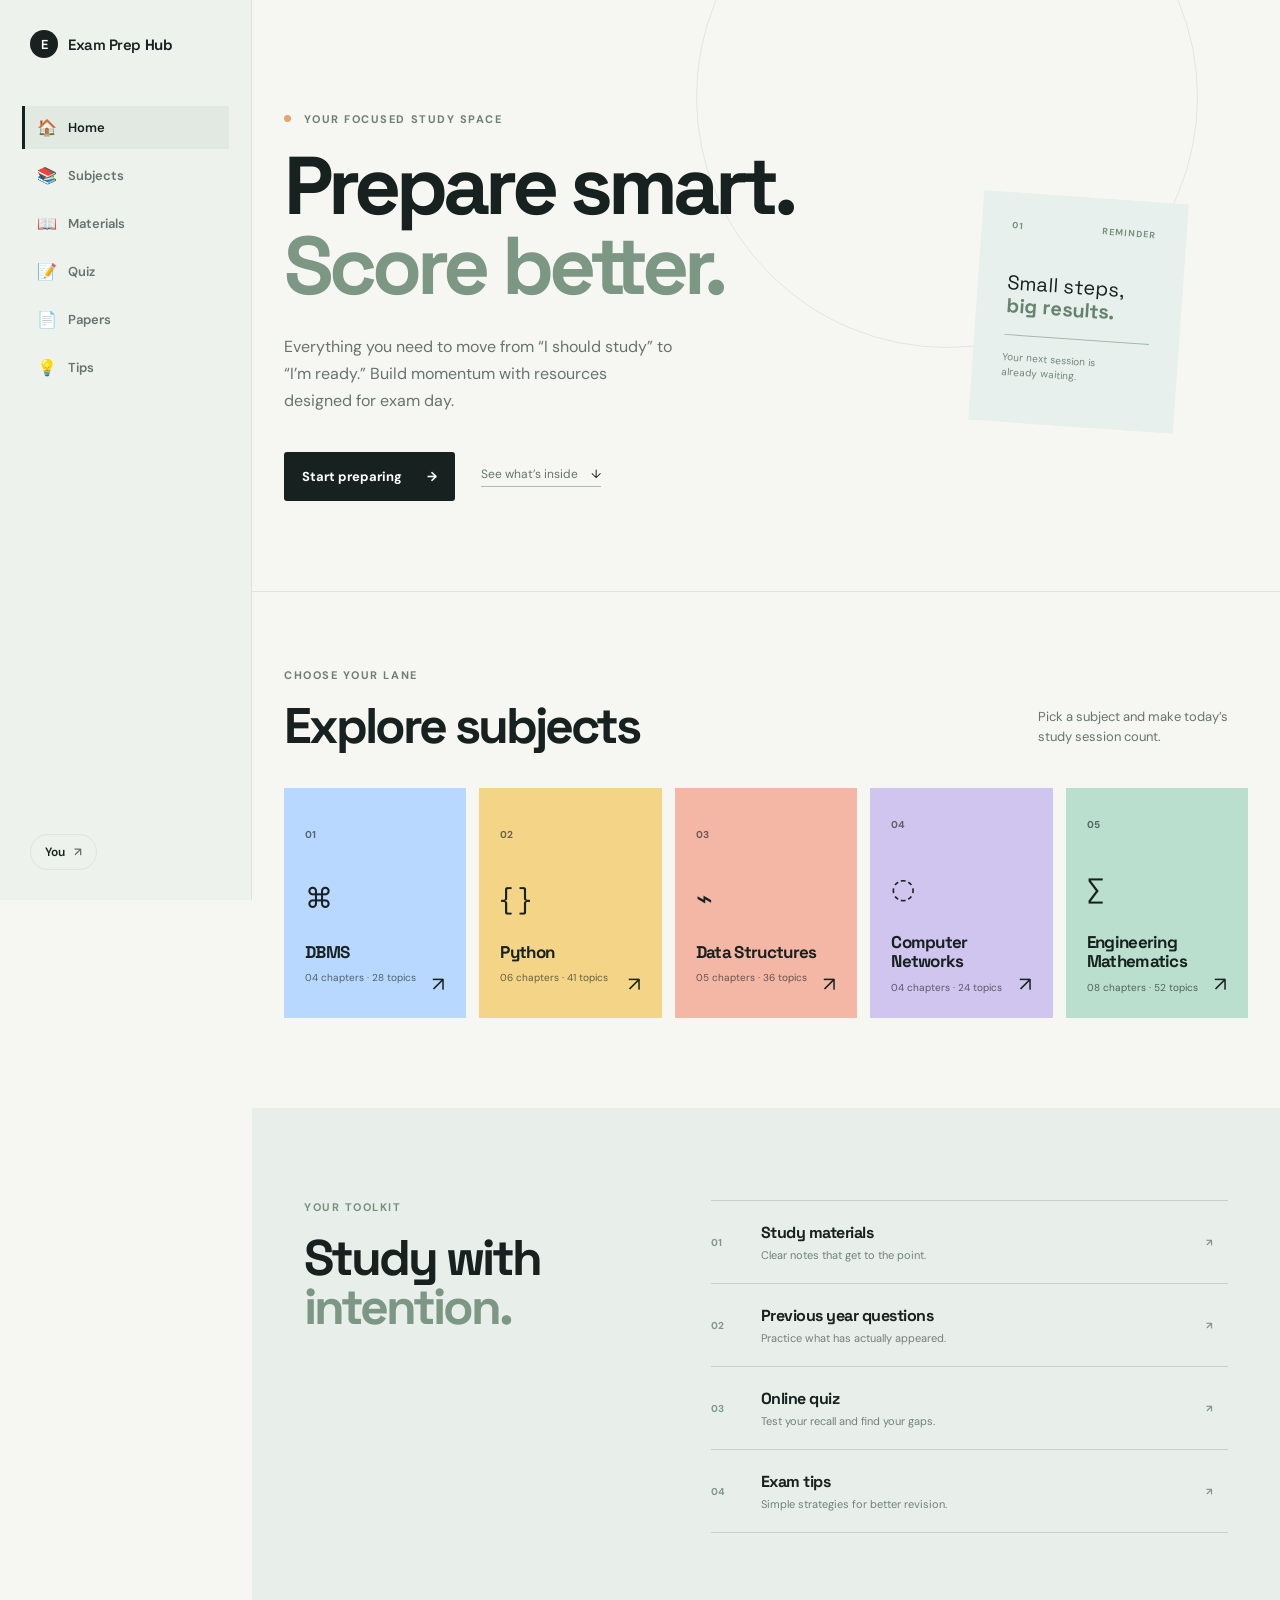
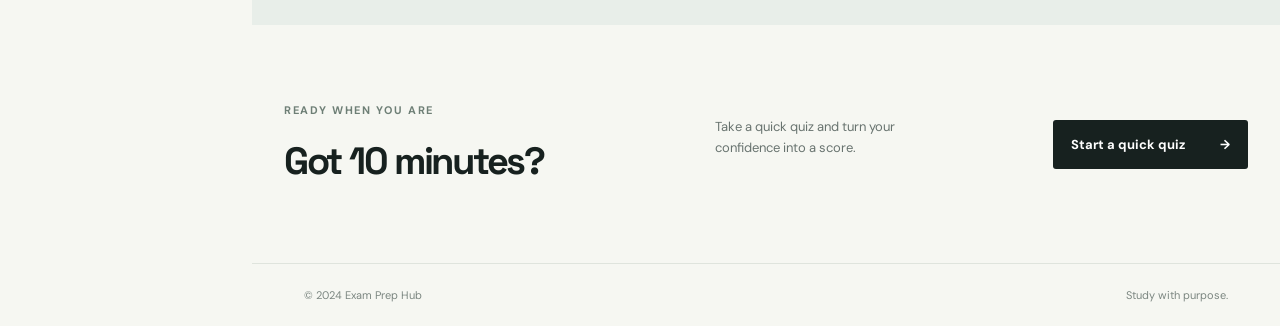
<file: index.html>
<!DOCTYPE html>
<html lang="en">
<head>
    <meta charset="UTF-8">
    <meta name="viewport" content="width=device-width, initial-scale=1.0">
    <title>Exam Prep Hub</title>
    <link rel="preconnect" href="https://fonts.googleapis.com">
    <link rel="preconnect" href="https://fonts.gstatic.com" crossorigin>
    <link href="https://fonts.googleapis.com/css2?family=DM+Sans:wght@400;500;600;700&family=Space+Grotesk:wght@500;600;700&display=swap" rel="stylesheet">
    <link rel="stylesheet" href="style.css">
</head>

<body class="home-page">
    <header class="site-header">
        <a class="brand" href="index.html" aria-label="Exam Prep Hub home">
            <span class="brand-mark">E</span>
            <span>Exam Prep <strong>Hub</strong></span>
        </a>
        <nav class="main-nav" aria-label="Primary navigation">
            <a class="active" href="index.html"><span aria-hidden="true">🏠</span> Home</a>
            <a href="subjects.html"><span aria-hidden="true">📚</span> Subjects</a>
            <a href="materials.html"><span aria-hidden="true">📖</span> Materials</a>
            <a href="quiz.html"><span aria-hidden="true">📝</span> Quiz</a>
            <a href="papers.html"><span aria-hidden="true">📄</span> Papers</a>
            <a href="tips.html"><span aria-hidden="true">💡</span> Tips</a>
        </nav>
        <button class="profile-button" type="button" aria-label="Open profile">You <span>↗</span></button>
    </header>

    <main id="top">
        <section class="hero" aria-labelledby="hero-title">
            <div class="hero-copy">
                <p class="eyebrow"><span class="eyebrow-dot"></span> Your focused study space</p>
                <h1 id="hero-title">Prepare smart.<br><em>Score better.</em></h1>
                <p class="hero-text">Everything you need to move from “I should study” to “I’m ready.” Build momentum with resources designed for exam day.</p>
                <div class="hero-actions">
                    <a class="button button-primary" id="start-button" href="#subjects">Start preparing <span>→</span></a>
                    <a class="text-link" href="#features">See what’s inside <span>↓</span></a>
                </div>
            </div>
            <div class="hero-note" aria-label="Study reminder">
                <div class="note-top"><span>01</span><span>REMINDER</span></div>
                <p>Small steps,<br><strong>big results.</strong></p>
                <span class="note-line"></span>
                <p class="note-caption">Your next session is<br>already waiting.</p>
            </div>
        </section>

        <section class="section-block" id="subjects" aria-labelledby="subjects-title">
            <div class="section-heading">
                <div>
                    <p class="section-kicker">Choose your lane</p>
                    <h2 id="subjects-title">Explore subjects</h2>
                </div>
                <p class="section-intro">Pick a subject and make today’s study session count.</p>
            </div>
            <div class="subject-grid">
                <button class="subject-card card-blue" type="button" data-subject="DBMS"><span class="card-number">01</span><span class="subject-icon">⌘</span><strong>DBMS</strong><small>04 chapters · 28 topics</small><span class="card-arrow">↗</span></button>
                <button class="subject-card card-yellow" type="button" data-subject="Python"><span class="card-number">02</span><span class="subject-icon">{ }</span><strong>Python</strong><small>06 chapters · 41 topics</small><span class="card-arrow">↗</span></button>
                <button class="subject-card card-coral" type="button" data-subject="Data Structures"><span class="card-number">03</span><span class="subject-icon">⌁</span><strong>Data Structures</strong><small>05 chapters · 36 topics</small><span class="card-arrow">↗</span></button>
                <button class="subject-card card-lilac" type="button" data-subject="Computer Networks"><span class="card-number">04</span><span class="subject-icon">◌</span><strong>Computer Networks</strong><small>04 chapters · 24 topics</small><span class="card-arrow">↗</span></button>
                <button class="subject-card card-mint" type="button" data-subject="Engineering Mathematics"><span class="card-number">05</span><span class="subject-icon">∑</span><strong>Engineering Mathematics</strong><small>08 chapters · 52 topics</small><span class="card-arrow">↗</span></button>
            </div>
        </section>

        <section class="feature-band" id="features" aria-labelledby="features-title">
            <div class="feature-heading">
                <p class="section-kicker">Your toolkit</p>
                <h2 id="features-title">Study with<br><em>intention.</em></h2>
            </div>
            <div class="feature-list">
                <article><span>01</span><div><h3>Study materials</h3><p>Clear notes that get to the point.</p></div><b>↗</b></article>
                <article><span>02</span><div><h3>Previous year questions</h3><p>Practice what has actually appeared.</p></div><b>↗</b></article>
                <article><span>03</span><div><h3>Online quiz</h3><p>Test your recall and find your gaps.</p></div><b>↗</b></article>
                <article id="tips"><span>04</span><div><h3>Exam tips</h3><p>Simple strategies for better revision.</p></div><b>↗</b></article>
            </div>
        </section>

        <section class="quiz-banner" aria-label="Quick quiz call to action">
            <div><p class="section-kicker">Ready when you are</p><h2>Got 10 minutes?</h2></div>
            <p>Take a quick quiz and turn your confidence into a score.</p>
            <button class="button button-dark" id="quiz-button" type="button">Start a quick quiz <span>→</span></button>
        </section>
    </main>

    <footer><span>© 2024 Exam Prep Hub</span><span>Study with purpose.</span></footer>
    <div class="toast" role="status" aria-live="polite"></div>
    <script src="script.js"></script>

</body>
</html>
</file>
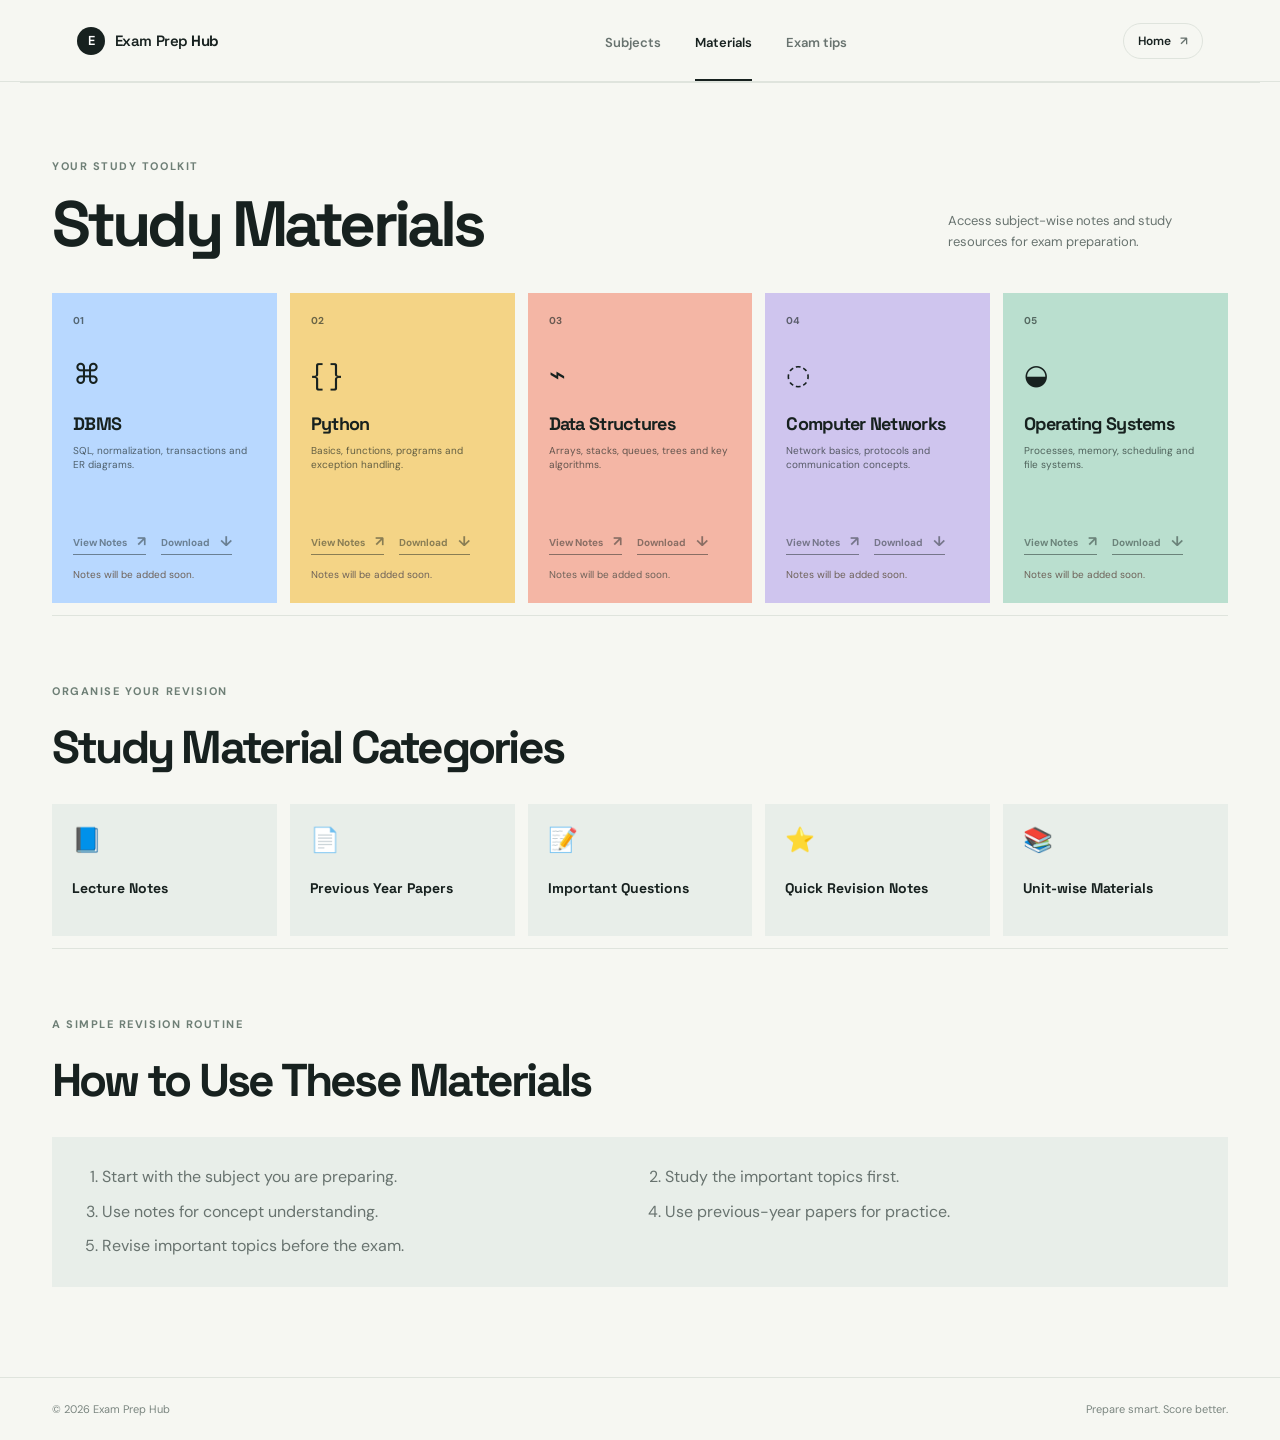
<file: materials.html>
<!DOCTYPE html>
<html lang="en">
<head>
    <meta charset="UTF-8">
    <meta name="viewport" content="width=device-width, initial-scale=1.0">
    <title>Study Materials - Exam Prep Hub</title>
    <link rel="preconnect" href="https://fonts.googleapis.com">
    <link rel="preconnect" href="https://fonts.gstatic.com" crossorigin>
    <link href="https://fonts.googleapis.com/css2?family=DM+Sans:wght@400;500;600;700&family=Space+Grotesk:wght@500;600;700&display=swap" rel="stylesheet">
    <link rel="stylesheet" href="style.css">
    <style>
        .materials-heading h1 { font-size: clamp(42px, 5vw, 68px); margin: 0; }
        .materials-heading .section-intro { max-width: 280px; }
        .materials-grid { grid-template-columns: repeat(5, 1fr); }
        .material-card { cursor: default; display: flex; flex-direction: column; min-height: 310px; }
        .material-card:hover { transform: translateY(-5px); }
        .material-card .subject-icon { margin: 29px 0 22px; }
        .material-card strong { font-size: 18px; }
        .material-card small { line-height: 1.45; min-height: 44px; }
        .material-actions { display: flex; flex-wrap: wrap; gap: 15px; margin-top: auto; padding-top: 22px; }
        .material-actions .card-action { margin-top: 0; }
        .material-actions .card-action[disabled] { color: inherit; cursor: not-allowed; opacity: .48; }
        .material-status { color: #6e6259; font-size: 10px; line-height: 1.4; margin: 13px 0 0; }
        .materials-subsection { border-top: 1px solid var(--line); margin-top: 12px; padding-top: 68px; }
        .materials-subsection h2 { font-size: clamp(30px, 4vw, 46px); margin: 0 0 28px; }
        .category-grid { display: grid; gap: 13px; grid-template-columns: repeat(5, 1fr); }
        .category-card { background: #e8eee9; min-height: 132px; padding: 20px; }
        .category-card span { display: block; font-size: 24px; margin-bottom: 22px; }
        .category-card strong { font-family: "Space Grotesk", sans-serif; font-size: 14px; }
        .materials-guide { background: #e8eee9; padding: 28px 30px; }
        .materials-guide ol { color: var(--muted); display: grid; gap: 10px 30px; grid-template-columns: repeat(2, 1fr); line-height: 1.55; margin: 0; padding-left: 20px; }
        @media (max-width: 1000px) { .materials-grid, .category-grid { grid-template-columns: repeat(3, 1fr); } }
        @media (max-width: 800px) { .materials-grid, .category-grid { grid-template-columns: repeat(2, 1fr); } .materials-guide ol { grid-template-columns: 1fr; } }
        @media (max-width: 560px) { .materials-grid, .category-grid { grid-template-columns: 1fr; } .material-card { min-height: 275px; } .materials-subsection { padding-top: 55px; } .materials-guide { padding: 22px; } }
    </style>
</head>

<body>
    <header class="site-header">
        <a class="brand" href="index.html" aria-label="Exam Prep Hub home">
            <span class="brand-mark">E</span>
            <span>Exam Prep <strong>Hub</strong></span>
        </a>
        <nav class="main-nav" aria-label="Primary navigation">
            <a href="subjects.html">Subjects</a>
            <a class="active" href="materials.html">Materials</a>
            <a href="index.html#tips">Exam tips</a>
        </nav>
        <a class="profile-button" href="index.html">Home <span>↗</span></a>
    </header>

    <main>
        <section class="section-block" aria-labelledby="materials-title">
            <div class="section-heading materials-heading">
                <div>
                    <p class="section-kicker">Your study toolkit</p>
                    <h1 id="materials-title">Study Materials</h1>
                </div>
                <p class="section-intro">Access subject-wise notes and study resources for exam preparation.</p>
            </div>

            <div class="subject-grid materials-grid">
                <article class="subject-card material-card card-blue">
                    <span class="card-number">01</span>
                    <span class="subject-icon" aria-hidden="true">⌘</span>
                    <strong>DBMS</strong>
                    <small>SQL, normalization, transactions and ER diagrams.</small>
                    <div class="material-actions">
                        <button class="card-action" type="button" disabled>View Notes <span>↗</span></button>
                        <button class="card-action" type="button" disabled>Download <span>↓</span></button>
                    </div>
                    <p class="material-status">Notes will be added soon.</p>
                </article>
                <article class="subject-card material-card card-yellow">
                    <span class="card-number">02</span>
                    <span class="subject-icon" aria-hidden="true">{ }</span>
                    <strong>Python</strong>
                    <small>Basics, functions, programs and exception handling.</small>
                    <div class="material-actions">
                        <button class="card-action" type="button" disabled>View Notes <span>↗</span></button>
                        <button class="card-action" type="button" disabled>Download <span>↓</span></button>
                    </div>
                    <p class="material-status">Notes will be added soon.</p>
                </article>
                <article class="subject-card material-card card-coral">
                    <span class="card-number">03</span>
                    <span class="subject-icon" aria-hidden="true">⌁</span>
                    <strong>Data Structures</strong>
                    <small>Arrays, stacks, queues, trees and key algorithms.</small>
                    <div class="material-actions">
                        <button class="card-action" type="button" disabled>View Notes <span>↗</span></button>
                        <button class="card-action" type="button" disabled>Download <span>↓</span></button>
                    </div>
                    <p class="material-status">Notes will be added soon.</p>
                </article>
                <article class="subject-card material-card card-lilac">
                    <span class="card-number">04</span>
                    <span class="subject-icon" aria-hidden="true">◌</span>
                    <strong>Computer Networks</strong>
                    <small>Network basics, protocols and communication concepts.</small>
                    <div class="material-actions">
                        <button class="card-action" type="button" disabled>View Notes <span>↗</span></button>
                        <button class="card-action" type="button" disabled>Download <span>↓</span></button>
                    </div>
                    <p class="material-status">Notes will be added soon.</p>
                </article>
                <article class="subject-card material-card card-mint">
                    <span class="card-number">05</span>
                    <span class="subject-icon" aria-hidden="true">◒</span>
                    <strong>Operating Systems</strong>
                    <small>Processes, memory, scheduling and file systems.</small>
                    <div class="material-actions">
                        <button class="card-action" type="button" disabled>View Notes <span>↗</span></button>
                        <button class="card-action" type="button" disabled>Download <span>↓</span></button>
                    </div>
                    <p class="material-status">Notes will be added soon.</p>
                </article>
            </div>

            <section class="materials-subsection" aria-labelledby="categories-title">
                <p class="section-kicker">Organise your revision</p>
                <h2 id="categories-title">Study Material Categories</h2>
                <div class="category-grid">
                    <article class="category-card"><span aria-hidden="true">📘</span><strong>Lecture Notes</strong></article>
                    <article class="category-card"><span aria-hidden="true">📄</span><strong>Previous Year Papers</strong></article>
                    <article class="category-card"><span aria-hidden="true">📝</span><strong>Important Questions</strong></article>
                    <article class="category-card"><span aria-hidden="true">⭐</span><strong>Quick Revision Notes</strong></article>
                    <article class="category-card"><span aria-hidden="true">📚</span><strong>Unit-wise Materials</strong></article>
                </div>
            </section>

            <section class="materials-subsection" aria-labelledby="how-to-use-title">
                <p class="section-kicker">A simple revision routine</p>
                <h2 id="how-to-use-title">How to Use These Materials</h2>
                <div class="materials-guide">
                    <ol>
                        <li>Start with the subject you are preparing.</li>
                        <li>Study the important topics first.</li>
                        <li>Use notes for concept understanding.</li>
                        <li>Use previous-year papers for practice.</li>
                        <li>Revise important topics before the exam.</li>
                    </ol>
                </div>
            </section>
        </section>
    </main>

    <footer><span>© 2026 Exam Prep Hub</span><span>Prepare smart. Score better.</span></footer>
</body>
</html>
</file>
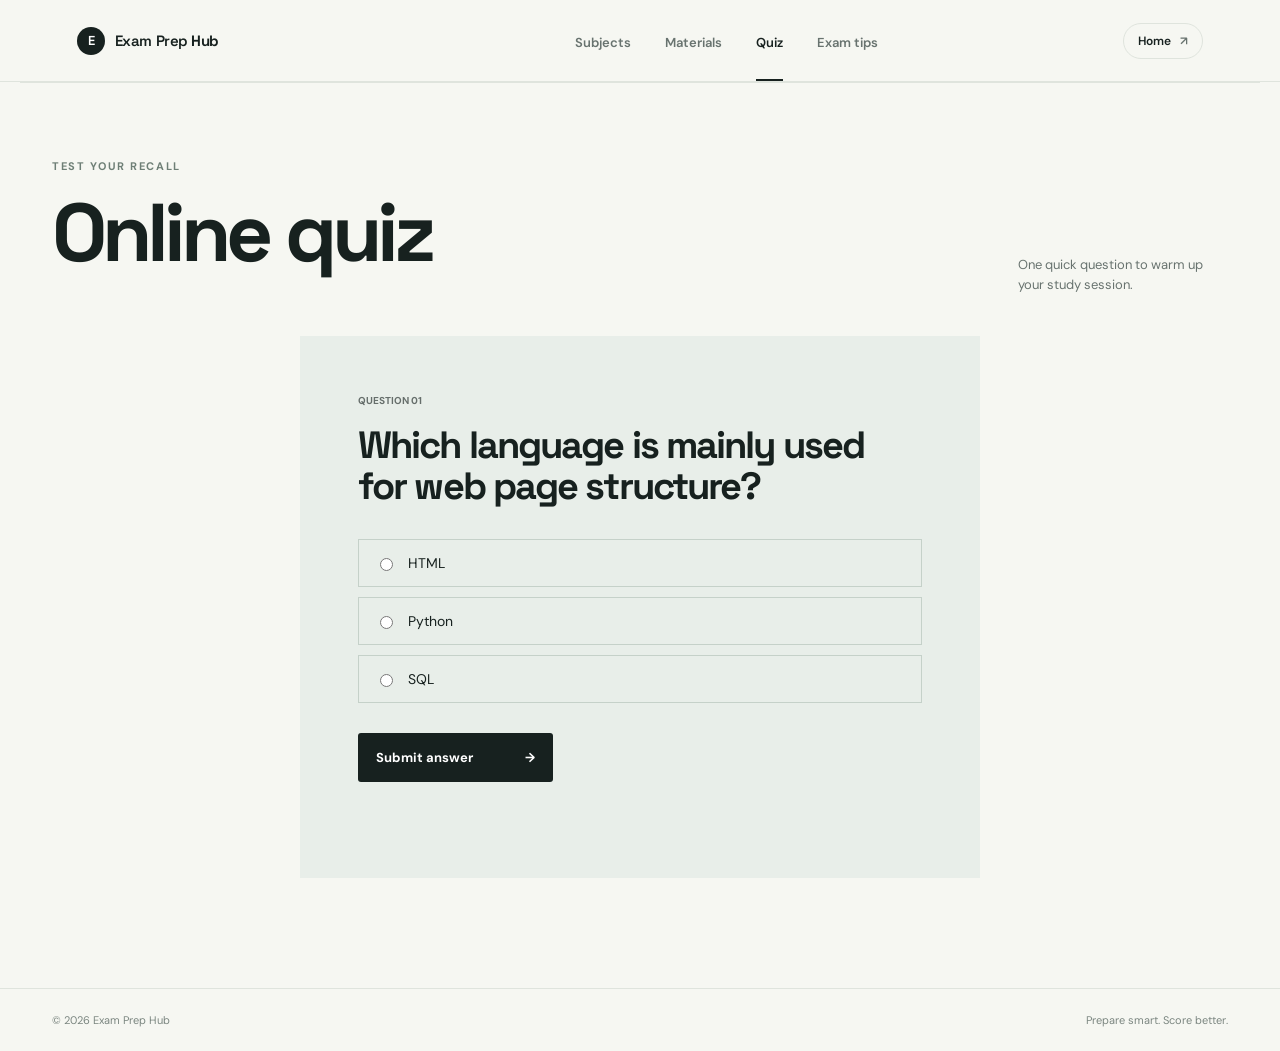
<file: quiz.html>
<!DOCTYPE html>
<html lang="en">
<head>
    <meta charset="UTF-8">
    <meta name="viewport" content="width=device-width, initial-scale=1.0">
    <title>Online Quiz - Exam Prep Hub</title>
    <link rel="preconnect" href="https://fonts.googleapis.com">
    <link rel="preconnect" href="https://fonts.gstatic.com" crossorigin>
    <link href="https://fonts.googleapis.com/css2?family=DM+Sans:wght@400;500;600;700&family=Space+Grotesk:wght@500;600;700&display=swap" rel="stylesheet">
    <link rel="stylesheet" href="style.css">
</head>

<body>
    <header class="site-header">
        <a class="brand" href="index.html" aria-label="Exam Prep Hub home">
            <span class="brand-mark">E</span>
            <span>Exam Prep <strong>Hub</strong></span>
        </a>
        <nav class="main-nav" aria-label="Primary navigation">
            <a href="subjects.html">Subjects</a>
            <a href="materials.html">Materials</a>
            <a class="active" href="quiz.html">Quiz</a>
            <a href="index.html#tips">Exam tips</a>
        </nav>
        <a class="profile-button" href="index.html">Home <span>↗</span></a>
    </header>

    <main>
        <section class="section-block quiz-section" aria-labelledby="quiz-title">
            <div class="section-heading">
                <div>
                    <p class="section-kicker">Test your recall</p>
                    <h1 id="quiz-title">Online quiz</h1>
                </div>
                <p class="section-intro">One quick question to warm up your study session.</p>
            </div>

            <form class="quiz-card" id="quiz-form">
                <p class="card-number">QUESTION 01</p>
                <h2>Which language is mainly used for web page structure?</h2>
                <div class="quiz-options">
                    <label><input type="radio" name="q1" value="HTML"> <span>HTML</span></label>
                    <label><input type="radio" name="q1" value="Python"> <span>Python</span></label>
                    <label><input type="radio" name="q1" value="SQL"> <span>SQL</span></label>
                </div>
                <button class="button button-dark" type="submit">Submit answer <span>→</span></button>
                <p class="quiz-result" id="result" role="status" aria-live="polite"></p>
            </form>
        </section>
    </main>

    <footer><span>© 2026 Exam Prep Hub</span><span>Prepare smart. Score better.</span></footer>

    <script>
        document.querySelector("#quiz-form").addEventListener("submit", function (event) {
            event.preventDefault();

            const answer = document.querySelector('input[name="q1"]:checked');
            const result = document.querySelector("#result");

            if (!answer) {
                result.textContent = "Please select an answer.";
                result.className = "quiz-result is-prompt";
            } else if (answer.value === "HTML") {
                result.textContent = "Correct answer!";
                result.className = "quiz-result is-correct";
            } else {
                result.textContent = "Not quite. The correct answer is HTML.";
                result.className = "quiz-result is-wrong";
            }
        });
    </script>
</body>
</html>
</file>
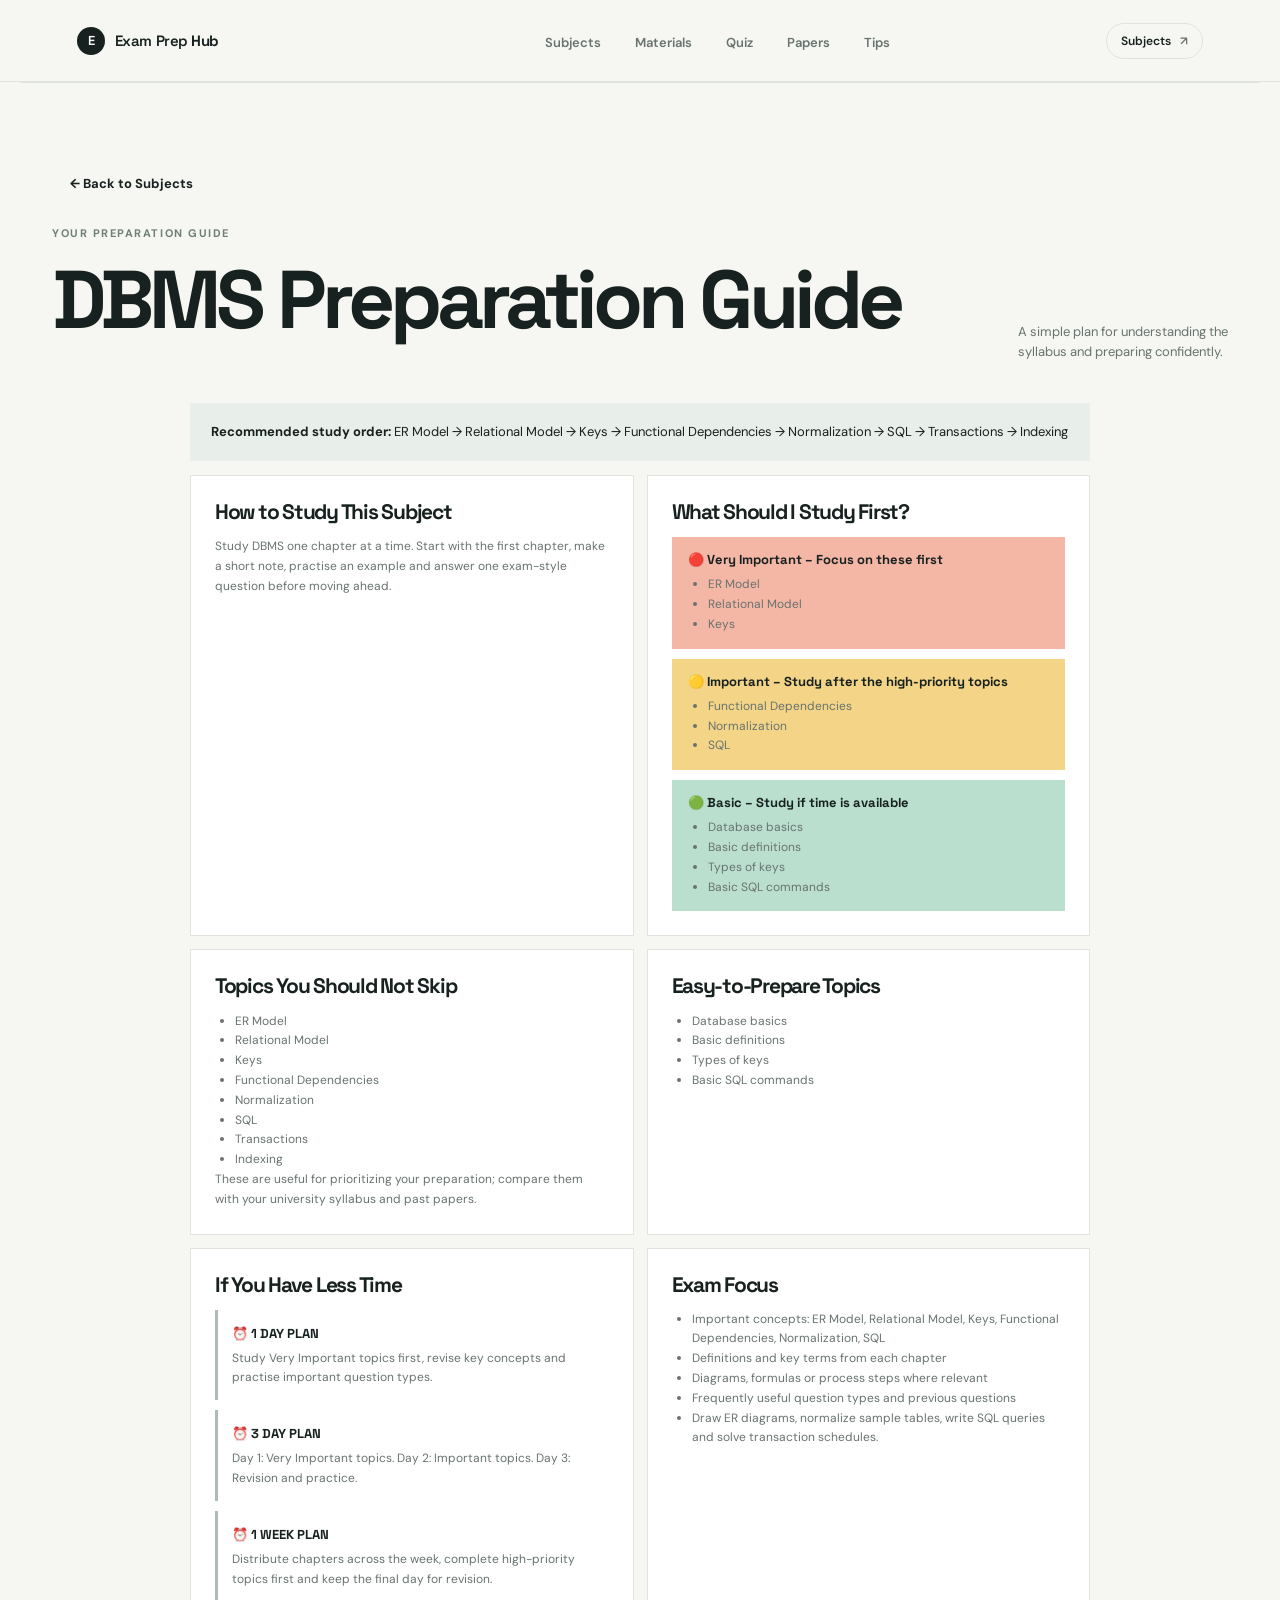
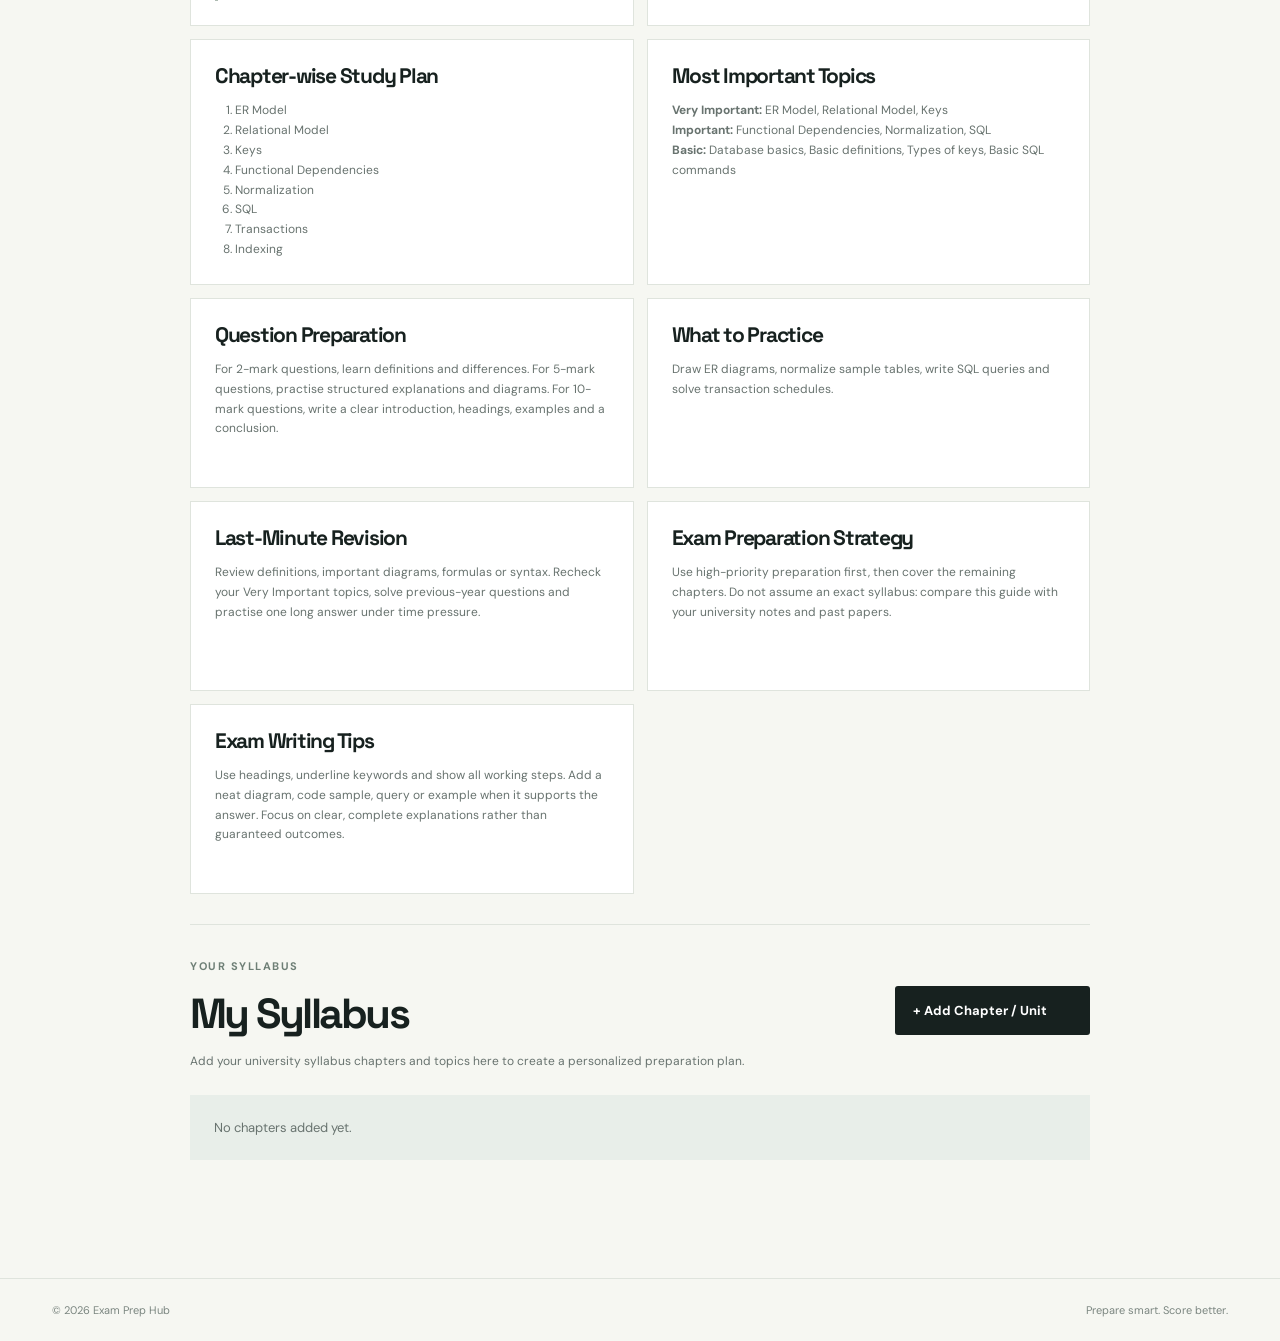
<file: subject-guide.html>
<!DOCTYPE html>
<html lang="en">
<head>
    <meta charset="UTF-8">
    <meta name="viewport" content="width=device-width, initial-scale=1.0">
    <title>Subject Guide - Exam Prep Hub</title>
    <link rel="preconnect" href="https://fonts.googleapis.com">
    <link rel="preconnect" href="https://fonts.gstatic.com" crossorigin>
    <link href="https://fonts.googleapis.com/css2?family=DM+Sans:wght@400;500;600;700&family=Space+Grotesk:wght@500;600;700&display=swap" rel="stylesheet">
    <link rel="stylesheet" href="style.css">
</head>
<body>
    <header class="site-header">
        <a class="brand" href="index.html" aria-label="Exam Prep Hub home"><span class="brand-mark">E</span><span>Exam Prep <strong>Hub</strong></span></a>
        <nav class="main-nav" aria-label="Primary navigation">
            <a href="subjects.html">Subjects</a>
            <a href="materials.html">Materials</a>
            <a href="quiz.html">Quiz</a>
            <a href="papers.html">Papers</a>
            <a href="tips.html">Tips</a>
        </nav>
        <a class="profile-button" href="subjects.html">Subjects <span>↗</span></a>
    </header>

    <main>
        <section class="section-block guide-page" aria-labelledby="guide-title">
            <a class="button guide-back-button" href="subjects.html">← Back to Subjects</a>
            <div class="section-heading">
                <div>
                    <p class="section-kicker">Your preparation guide</p>
                    <h1 id="guide-title"></h1>
                </div>
                <p class="section-intro">A simple plan for understanding the syllabus and preparing confidently.</p>
            </div>
            <div class="guide-order" id="study-order"></div>
            <div class="guide-page-grid" id="guide-sections"></div>

            <section class="chapter-manager" aria-labelledby="chapters-title">
                <div class="chapter-manager-heading">
                    <div><p class="section-kicker">Your syllabus</p><h2 id="chapters-title">My Syllabus</h2></div>
                    <button class="button button-dark" id="add-chapter-button" type="button">+ Add Chapter / Unit</button>
                </div>
                <p class="syllabus-note">Add your university syllabus chapters and topics here to create a personalized preparation plan.</p>
                <form class="inline-editor chapter-form" id="chapter-form" hidden>
                    <label>Chapter / Unit Name<input name="chapterName" required></label>
                    <label>Chapter Number <span class="optional">optional</span><input name="chapterNumber" type="number" min="1"></label>
                    <label>Short Description <span class="optional">optional</span><textarea name="chapterDescription"></textarea></label>
                    <div class="inline-editor-actions"><button class="button button-dark" type="submit">Save Chapter</button><button class="button inline-cancel" type="button" data-cancel-form>Cancel</button></div>
                </form>
                <p class="empty-chapters" id="empty-chapters">No chapters added yet.</p>
                <div class="chapter-list" id="chapter-list"></div>
            </section>
        </section>
    </main>

    <footer><span>© 2026 Exam Prep Hub</span><span>Prepare smart. Score better.</span></footer>

    <script>
        const querySubject = new URLSearchParams(window.location.search).get("subject");
        const storedSubject = (querySubject || localStorage.getItem("selectedSubject") || "DBMS").trim();
        if (querySubject) localStorage.setItem("selectedSubject", storedSubject);
        const guides = {
            DBMS: {
                order: ["ER Model", "Relational Model", "Keys", "Functional Dependencies", "Normalization", "SQL", "Transactions", "Indexing"],
                important: ["ER Model", "Relational Model", "Keys", "Functional Dependencies", "Normalization", "SQL", "Transactions", "Indexing"],
                easy: ["Database basics", "Basic definitions", "Types of keys", "Basic SQL commands"],
                practice: "Draw ER diagrams, normalize sample tables, write SQL queries and solve transaction schedules."
            },
            Python: {
                order: ["Variables and Data Types", "Operators", "Conditional Statements", "Loops", "Functions", "Lists/Tuples/Sets/Dictionaries", "File Handling", "Exception Handling", "OOP"],
                important: ["Variables and Data Types", "Operators", "Conditional Statements", "Loops", "Functions", "Lists/Tuples/Sets/Dictionaries", "File Handling", "Exception Handling", "OOP"],
                easy: ["Basic definitions", "Output tracing", "Simple operators", "Basic loops", "String and list methods"],
                practice: "Write small programs, predict outputs, debug code and explain functions with examples."
            },
            "Data Structures": {
                order: ["Arrays", "Linked Lists", "Stack", "Queue", "Trees", "Graphs", "Searching", "Sorting", "Hashing"],
                important: ["Arrays", "Linked Lists", "Stack", "Queue", "Trees", "Graphs", "Searching", "Sorting", "Hashing"],
                easy: ["Definitions", "LIFO and FIFO", "Array operations", "Tree terminology", "Simple searches"],
                practice: "Draw structures, trace algorithms, write pseudocode and state time complexity."
            },
            "Computer Networks": {
                order: ["OSI Model", "TCP/IP Model", "Physical/Data Link/Network/Transport layers", "IP Addressing", "Routing", "TCP and UDP", "HTTP", "DNS", "Network Security"],
                important: ["OSI Model", "TCP/IP Model", "Physical/Data Link/Network/Transport layers", "IP Addressing", "Routing", "TCP and UDP", "HTTP", "DNS", "Network Security"],
                easy: ["Layer functions", "Protocol expansions", "LAN, MAN and WAN", "TCP versus UDP", "Basic network definitions"],
                practice: "Draw layer diagrams, compare protocols, solve basic subnetting problems and explain packet flow."
            },
            "Operating Systems": {
                order: ["Introduction to Operating Systems", "Process Management", "Threads", "CPU Scheduling", "Process Synchronization", "Deadlocks", "Memory Management", "Virtual Memory", "File Systems", "Disk Scheduling", "I/O Management", "Protection and Security"],
                important: ["Process Management", "CPU Scheduling", "Deadlocks", "Memory Management", "Process Synchronization", "Virtual Memory", "File Systems", "Disk Scheduling", "Threads", "I/O Management", "Protection and Security"],
                easy: ["OS Introduction", "Threads", "I/O Management", "Protection and Security", "Process states"],
                practice: "Solve CPU scheduling and disk scheduling problems, draw process and memory diagrams, and explain deadlocks, paging and synchronization."
            }
        };
        function getCustomGuide(subjectName, chapters) {
            const topics = chapters.flatMap((chapter) => chapter.topics || []);
            const highPriority = topics.filter((topic) => topic.importance === "Very Important").map((topic) => topic.name);
            const important = topics.filter((topic) => topic.importance === "Important").map((topic) => topic.name);
            const basic = topics.filter((topic) => topic.importance === "Basic").map((topic) => topic.name);
            const chapterNames = chapters.map((chapter) => chapter.name);
            return {
                order: chapterNames.length ? chapterNames : ["Read the syllabus", "Learn the core concepts", "Practise examples", "Revise with previous questions"],
                important: highPriority.concat(important, ["Core concepts", "Key definitions", "Important methods or processes"]),
                easy: basic.concat(["Basic definitions", "Short notes", "Simple examples"]),
                practice: `Review ${subjectName} concepts, definitions, examples, previous-year questions and practice problems where applicable.`
            };
        }

        const subject = storedSubject || "DBMS";
        const storageKey = "examPrepData";
        let editingChapterId = null;
        let editingTopicId = null;
        let activeChapterId = null;
        const chapterList = document.querySelector("#chapter-list");
        const emptyChapters = document.querySelector("#empty-chapters");
        const chapterForm = document.querySelector("#chapter-form");

        function escapeHtml(value) {
            return String(value || "").replace(/[&<>'"]/g, (character) => ({ "&": "&amp;", "<": "&lt;", ">": "&gt;", "'": "&#39;", '"': "&quot;" }[character]));
        }

        function readData() {
            try {
                const savedData = JSON.parse(localStorage.getItem(storageKey) || "{}");
                return savedData && typeof savedData === "object" ? savedData : {};
            } catch (error) {
                localStorage.removeItem(storageKey);
                return {};
            }
        }

        function writeData(data) {
            localStorage.setItem(storageKey, JSON.stringify(data));
        }

        function getChapters(data) {
            if (!data[subject]) data[subject] = { chapters: [] };
            if (!Array.isArray(data[subject].chapters)) data[subject].chapters = [];
            data[subject].chapters = data[subject].chapters.filter((chapter) => chapter && typeof chapter === "object").map((chapter, index) => ({
                id: chapter.id || `chapter-${index}-${Date.now()}`,
                name: String(chapter.name || `Chapter ${index + 1}`),
                number: chapter.number || "",
                description: String(chapter.description || ""),
                topics: Array.isArray(chapter.topics) ? chapter.topics.filter((topic) => topic && typeof topic === "object").map((topic, topicIndex) => ({
                    id: topic.id || `topic-${index}-${topicIndex}-${Date.now()}`,
                    name: String(topic.name || `Topic ${topicIndex + 1}`),
                    description: String(topic.description || ""),
                    importance: ["Very Important", "Important", "Basic"].includes(topic.importance) ? topic.importance : "Basic"
                })) : []
            }));
            return data[subject].chapters;
        }

        const initialData = readData();
        const guide = guides[subject] || getCustomGuide(subject, getChapters(initialData));

        function renderChapters() {
            const chapters = getChapters(readData());
            emptyChapters.hidden = chapters.length > 0;
            chapterList.innerHTML = chapters.map((chapter, chapterIndex) => `
                <article class="chapter-card" data-chapter-id="${chapter.id}">
                    <div class="chapter-heading"><div><span class="card-number">${chapter.number ? `CHAPTER ${escapeHtml(chapter.number)}` : `CHAPTER ${chapterIndex + 1}`}</span><h3>${escapeHtml(chapter.name)}</h3><p>${escapeHtml(chapter.description)}</p></div><div class="chapter-actions"><button type="button" data-action="edit-chapter">Edit Chapter</button><button type="button" data-action="delete-chapter">Delete Chapter</button></div></div>
                    <div class="topic-heading"><strong>Topics</strong><button class="card-action" type="button" data-action="add-topic">+ Add Topic</button></div>
                    <div class="topic-list">${chapter.topics.length ? chapter.topics.map((topic) => `<div class="topic-item"><div><strong>${escapeHtml(topic.name)}</strong><p>${escapeHtml(topic.description) || "No description added."}</p><span class="importance importance-${topic.importance.toLowerCase().replace(" ", "-")}">${topic.importance === "Very Important" ? "🔴" : topic.importance === "Important" ? "🟡" : "🟢"} ${escapeHtml(topic.importance)}</span></div><div class="topic-actions"><button type="button" data-action="edit-topic" data-topic-id="${topic.id}">Edit Topic</button><button type="button" data-action="delete-topic" data-topic-id="${topic.id}">Delete Topic</button></div></div>`).join("") : `<p class="empty-topics">No topics added yet. Add topics to personalize this chapter.</p>`}</div>
                    <form class="inline-editor topic-form" data-topic-form="${chapter.id}" hidden><label>Topic Name<input name="topicName" required></label><label>Short Description <span class="optional">optional</span><textarea name="topicDescription"></textarea></label><label>Importance<select name="importance"><option>Very Important</option><option>Important</option><option>Basic</option></select></label><div class="inline-editor-actions"><button class="button button-dark" type="submit">Save Topic</button><button class="button inline-cancel" type="button" data-cancel-form>Cancel</button></div></form>
                    <div class="chapter-checklist"><strong>Revision Checklist</strong><label><input type="checkbox"> Review chapter notes</label><label><input type="checkbox"> Practise one question</label></div>
                </article>
            `).join("");
        }

        function personalizedTopics(chapters) {
            return chapters.flatMap((chapter) => chapter.topics).filter(Boolean);
        }

        function renderGuide() {
            const chapters = getChapters(readData());
            const topics = personalizedTopics(chapters);
            const highPriority = topics.filter((topic) => topic.importance === "Very Important").map((topic) => topic.name);
            const important = topics.filter((topic) => topic.importance === "Important").map((topic) => topic.name);
            const basic = topics.filter((topic) => topic.importance === "Basic").map((topic) => topic.name);
            const firstTopics = highPriority.length ? highPriority : guide.important.slice(0, 3);
            const nextTopics = important.length ? important : guide.important.slice(3, 6);
            const availableTopics = basic.length ? basic : guide.easy;
            const focusTopics = [...new Set([...guide.important, ...topics.map((topic) => topic.name)])];
            const chapterPlanItems = chapters.length
                ? chapters.map((chapter) => `${escapeHtml(chapter.name)}${chapter.topics.length ? ` — focus on ${chapter.topics.slice(0, 2).map((topic) => escapeHtml(topic.name)).join(" and ")}` : ""}`)
                : guide.order;
            document.title = `${subject} Guide - Exam Prep Hub`;
            document.querySelector("#guide-title").textContent = `${subject} Preparation Guide`;
            document.querySelector("#study-order").innerHTML = `<strong>Recommended study order:</strong> ${chapters.length ? chapters.map((chapter) => escapeHtml(chapter.name)).join(" → ") : guide.order.join(" → ")}`;
            const sections = [
                ["How to Study This Subject", `Study ${subject} one chapter at a time. Start with the first chapter, make a short note, practise an example and answer one exam-style question before moving ahead.`],
                ["What Should I Study First?", `<div class="priority-guide"><div class="priority-block priority-high"><strong>🔴 Very Important – Focus on these first</strong><ul>${firstTopics.map((topic) => `<li>${escapeHtml(topic)}</li>`).join("")}</ul></div><div class="priority-block priority-medium"><strong>🟡 Important – Study after the high-priority topics</strong><ul>${nextTopics.map((topic) => `<li>${escapeHtml(topic)}</li>`).join("")}</ul></div><div class="priority-block priority-basic"><strong>🟢 Basic – Study if time is available</strong><ul>${availableTopics.map((topic) => `<li>${escapeHtml(topic)}</li>`).join("")}</ul></div></div>`],
                ["Topics You Should Not Skip", `<ul>${focusTopics.slice(0, 10).map((topic) => `<li>${escapeHtml(topic)}</li>`).join("")}</ul><p>These are useful for prioritizing your preparation; compare them with your university syllabus and past papers.</p>`],
                ["Easy-to-Prepare Topics", `<ul>${availableTopics.map((topic) => `<li>${escapeHtml(topic)}</li>`).join("")}</ul>`],
                ["If You Have Less Time", `<div class="time-plan"><div><strong>⏰ 1 DAY PLAN</strong><p>Study Very Important topics first, revise key concepts and practise important question types.</p></div><div><strong>⏰ 3 DAY PLAN</strong><p>Day 1: Very Important topics. Day 2: Important topics. Day 3: Revision and practice.</p></div><div><strong>⏰ 1 WEEK PLAN</strong><p>Distribute chapters across the week, complete high-priority topics first and keep the final day for revision.</p></div></div>`],
                ["Exam Focus", `<ul><li>Important concepts: ${focusTopics.slice(0, 6).map(escapeHtml).join(", ")}</li><li>Definitions and key terms from each chapter</li><li>Diagrams, formulas or process steps where relevant</li><li>Frequently useful question types and previous questions</li><li>${escapeHtml(guide.practice)}</li></ul>`],
                ["Chapter-wise Study Plan", `<ol>${chapterPlanItems.map((item) => `<li>${item}</li>`).join("")}</ol>`],
                ["Most Important Topics", `<p><strong>Very Important:</strong> ${firstTopics.map(escapeHtml).join(", ")}</p><p><strong>Important:</strong> ${nextTopics.map(escapeHtml).join(", ")}</p><p><strong>Basic:</strong> ${availableTopics.map(escapeHtml).join(", ")}</p>`],
                ["Question Preparation", "For 2-mark questions, learn definitions and differences. For 5-mark questions, practise structured explanations and diagrams. For 10-mark questions, write a clear introduction, headings, examples and a conclusion."],
                ["What to Practice", `${guide.practice}${topics.length ? ` Include your added topics: ${topics.map((topic) => escapeHtml(topic.name)).join(", ")}.` : ""}`],
                ["Last-Minute Revision", "Review definitions, important diagrams, formulas or syntax. Recheck your Very Important topics, solve previous-year questions and practise one long answer under time pressure."],
                ["Exam Preparation Strategy", "Use high-priority preparation first, then cover the remaining chapters. Do not assume an exact syllabus: compare this guide with your university notes and past papers."],
                ["Exam Writing Tips", "Use headings, underline keywords and show all working steps. Add a neat diagram, code sample, query or example when it supports the answer. Focus on clear, complete explanations rather than guaranteed outcomes."]
            ];
            document.querySelector("#guide-sections").innerHTML = sections.map(([title, content]) => `<article class="guide-card"><h2>${title}</h2>${content.startsWith("<") ? content : `<p>${content}</p>`}</article>`).join("");
        }

        document.querySelector("#add-chapter-button").addEventListener("click", () => {
            chapterForm.reset();
            editingChapterId = null;
            chapterForm.hidden = false;
            chapterForm.elements.chapterName.focus();
        });

        document.addEventListener("click", (event) => {
            if (event.target.matches("[data-cancel-form]")) {
                event.target.closest("form").hidden = true;
                editingChapterId = null;
                editingTopicId = null;
            }
        });

        chapterForm.addEventListener("submit", (event) => {
            event.preventDefault();
            const data = readData();
            const chapters = getChapters(data);
            const values = { name: chapterForm.elements.chapterName.value.trim(), number: chapterForm.elements.chapterNumber.value.trim(), description: chapterForm.elements.chapterDescription.value.trim() };
            if (editingChapterId) Object.assign(chapters.find((chapter) => chapter.id === editingChapterId), values);
            else chapters.push({ id: `chapter-${Date.now()}`, ...values, topics: [] });
            writeData(data); chapterForm.hidden = true; renderChapters(); renderGuide();
        });
        chapterList.addEventListener("click", (event) => {
            const button = event.target.closest("[data-action]");
            if (!button) return;
            const card = button.closest("[data-chapter-id]");
            const data = readData();
            const chapter = getChapters(data).find((item) => item.id === card.dataset.chapterId);
            if (button.dataset.action === "add-topic") { const form = card.querySelector(".topic-form"); form.reset(); form.hidden = false; editingTopicId = null; form.elements.topicName.focus(); }
            if (button.dataset.action === "edit-chapter") { editingChapterId = chapter.id; chapterForm.elements.chapterName.value = chapter.name; chapterForm.elements.chapterNumber.value = chapter.number || ""; chapterForm.elements.chapterDescription.value = chapter.description || ""; chapterForm.hidden = false; chapterForm.elements.chapterName.focus(); }
            if (button.dataset.action === "delete-chapter" && confirm("Delete this chapter and all its topics?")) { data[subject].chapters = data[subject].chapters.filter((item) => item.id !== chapter.id); writeData(data); renderChapters(); renderGuide(); }
            if (button.dataset.action === "edit-topic") { const form = card.querySelector(".topic-form"); editingTopicId = button.dataset.topicId; const topic = chapter.topics.find((item) => item.id === editingTopicId); form.elements.topicName.value = topic.name; form.elements.topicDescription.value = topic.description || ""; form.elements.importance.value = topic.importance; form.hidden = false; form.elements.topicName.focus(); }
            if (button.dataset.action === "delete-topic" && confirm("Delete this topic?")) { chapter.topics = chapter.topics.filter((topic) => topic.id !== button.dataset.topicId); writeData(data); renderChapters(); renderGuide(); }
        });
        chapterList.addEventListener("submit", (event) => {
            const form = event.target.closest(".topic-form");
            if (!form) return;
            event.preventDefault();
            const data = readData();
            const chapter = getChapters(data).find((item) => item.id === form.dataset.topicForm);
            const values = { name: form.elements.topicName.value.trim(), description: form.elements.topicDescription.value.trim(), importance: form.elements.importance.value };
            if (editingTopicId) Object.assign(chapter.topics.find((topic) => topic.id === editingTopicId), values);
            else chapter.topics.push({ id: `topic-${Date.now()}`, ...values });
            writeData(data); form.hidden = true; editingTopicId = null; renderChapters(); renderGuide();
        });
        renderChapters();
        renderGuide();
    </script>
</body>
</html>
</file>
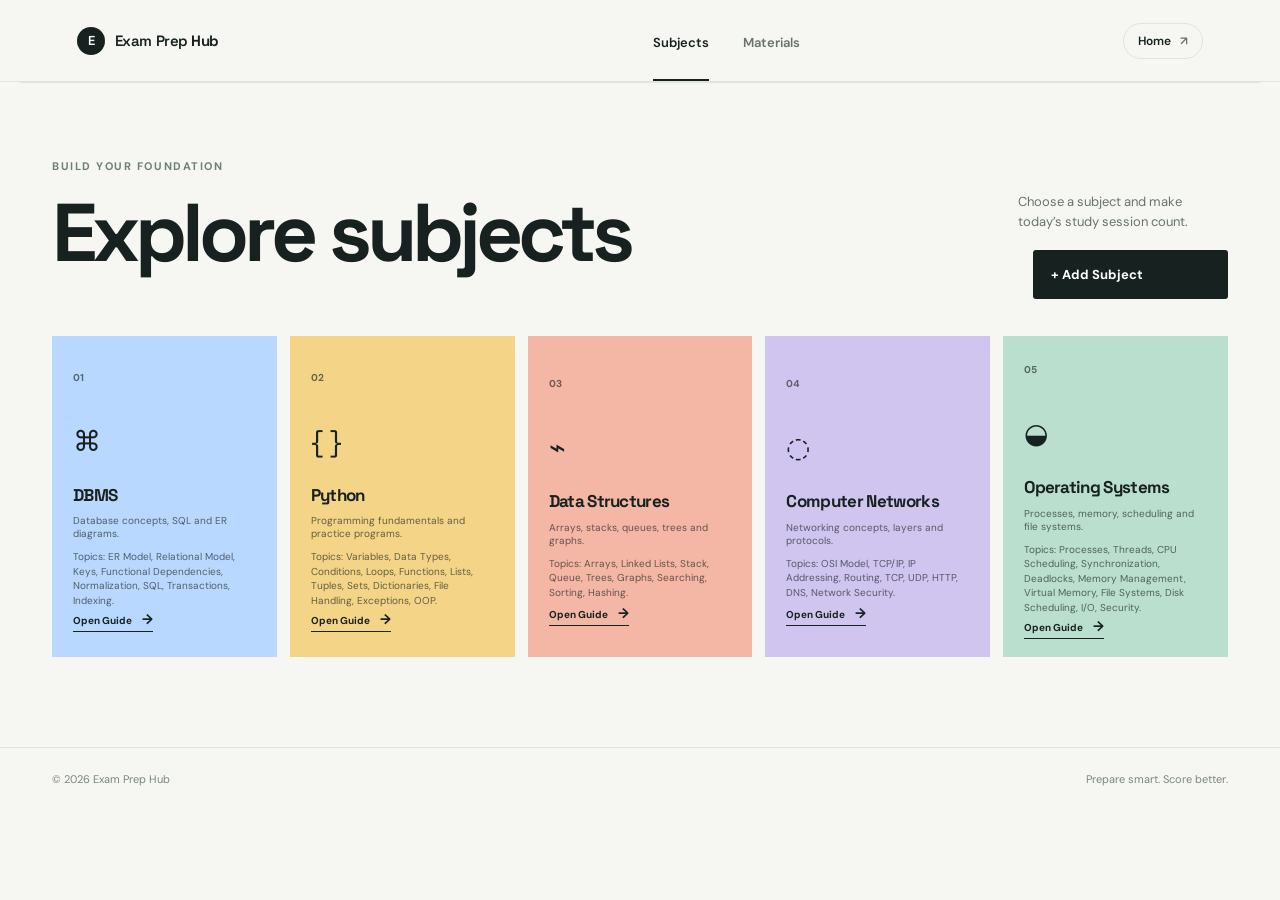
<file: subjects.html>
<!DOCTYPE html>
<html lang="en">
<head>
    <meta charset="UTF-8">
    <meta name="viewport" content="width=device-width, initial-scale=1.0">
    <title>Subjects - Exam Prep Hub</title>
    <link rel="preconnect" href="https://fonts.googleapis.com">
    <link rel="preconnect" href="https://fonts.gstatic.com" crossorigin>
    <link href="https://fonts.googleapis.com/css2?family=DM+Sans:wght@400;500;600;700&family=Space+Grotesk:wght@500;600;700&display=swap" rel="stylesheet">
    <link rel="stylesheet" href="style.css">
    <style>
        .subjects-heading-tools { align-items: end; display: flex; flex-direction: column; gap: 14px; }
        .add-subject-form { background: #e8eee9; display: grid; gap: 12px; grid-template-columns: 1.4fr 1fr .7fr auto; margin: 0 0 28px; padding: 18px; }
        .add-subject-form label { color: var(--ink); display: grid; font-size: 10px; font-weight: 700; gap: 7px; }
        .add-subject-form input { background: var(--paper); border: 1px solid var(--line); color: var(--ink); font: inherit; font-size: 12px; min-width: 0; padding: 10px; }
        .add-subject-actions { align-items: end; display: flex; gap: 8px; }
        .add-subject-actions .button { padding: 11px 14px; }
        .subject-form-cancel { background: transparent; border: 1px solid var(--line); color: var(--ink); cursor: pointer; }
        .subject-topics { line-height: 1.45; min-height: 45px; }
        .subject-card { min-height: 285px; }
        .custom-subject-card { min-height: 250px; }
        .custom-subject-card .subject-card-actions { align-items: center; bottom: 18px; display: flex; gap: 12px; left: 21px; position: absolute; }
        .custom-subject-card .card-action { margin-top: 0; }
        .custom-subject-card .manage-action { background: transparent; border: 0; border-bottom: 1px solid currentColor; color: #a05245; cursor: pointer; font-size: 10px; padding: 0 0 4px; }
        @media (max-width: 700px) { .subjects-heading-tools { align-items: start; }.add-subject-form { grid-template-columns: 1fr; }.add-subject-actions { align-items: stretch; }.custom-subject-card .subject-card-actions { left: 16px; } }
    </style>
</head>

<body>
    <header class="site-header">
        <a class="brand" href="index.html" aria-label="Exam Prep Hub home">
            <span class="brand-mark">E</span>
            <span>Exam Prep <strong>Hub</strong></span>
        </a>
        <nav class="main-nav" aria-label="Primary navigation">
            <a class="active" href="subjects.html">Subjects</a>
            <a href="materials.html">Materials</a>
        </nav>
        <a class="profile-button" href="index.html">Home <span>↗</span></a>
    </header>

    <main>
        <section class="section-block" aria-labelledby="subjects-title">
            <div class="section-heading">
                <div>
                    <p class="section-kicker">Build your foundation</p>
                    <h1 id="subjects-title">Explore subjects</h1>
                </div>
                <div class="subjects-heading-tools">
                    <p class="section-intro">Choose a subject and make today’s study session count.</p>
                    <button class="button button-dark" id="add-subject-button" type="button">+ Add Subject</button>
                </div>
            </div>

            <form class="add-subject-form" id="add-subject-form" hidden>
                <label>Subject Name<input name="subjectName" type="text" placeholder="e.g. Operating Systems" required></label>
                <label>Subject Code <span>(optional)</span><input name="subjectCode" type="text" placeholder="e.g. CS401"></label>
                <label>Number of Units <span>(optional)</span><input name="unitCount" type="number" min="1" placeholder="6"></label>
                <div class="add-subject-actions"><button class="button button-dark" type="submit">Save Subject</button><button class="button subject-form-cancel" id="cancel-subject-button" type="button">Cancel</button></div>
            </form>

            <div class="subject-grid" id="subject-grid">
                <button class="subject-card card-blue" type="button" onclick="openSubject('DBMS')">
                    <span class="card-number">01</span>
                    <span class="subject-icon" aria-hidden="true">⌘</span>
                    <strong>DBMS</strong>
                    <small>Database concepts, SQL and ER diagrams.</small>
                    <small class="subject-topics">Topics: ER Model, Relational Model, Keys, Functional Dependencies, Normalization, SQL, Transactions, Indexing.</small>
                    <span class="card-action">Open Guide <span>→</span></span>
                </button>
                <button class="subject-card card-yellow" type="button" onclick="openSubject('Python')">
                    <span class="card-number">02</span>
                    <span class="subject-icon" aria-hidden="true">{ }</span>
                    <strong>Python</strong>
                    <small>Programming fundamentals and practice programs.</small>
                    <small class="subject-topics">Topics: Variables, Data Types, Conditions, Loops, Functions, Lists, Tuples, Sets, Dictionaries, File Handling, Exceptions, OOP.</small>
                    <span class="card-action">Open Guide <span>→</span></span>
                </button>
                <button class="subject-card card-coral" type="button" onclick="openSubject('Data Structures')">
                    <span class="card-number">03</span>
                    <span class="subject-icon" aria-hidden="true">⌁</span>
                    <strong>Data Structures</strong>
                    <small>Arrays, stacks, queues, trees and graphs.</small>
                    <small class="subject-topics">Topics: Arrays, Linked Lists, Stack, Queue, Trees, Graphs, Searching, Sorting, Hashing.</small>
                    <span class="card-action">Open Guide <span>→</span></span>
                </button>
                <button class="subject-card card-lilac" type="button" onclick="openSubject('Computer Networks')">
                    <span class="card-number">04</span>
                    <span class="subject-icon" aria-hidden="true">◌</span>
                    <strong>Computer Networks</strong>
                    <small>Networking concepts, layers and protocols.</small>
                    <small class="subject-topics">Topics: OSI Model, TCP/IP, IP Addressing, Routing, TCP, UDP, HTTP, DNS, Network Security.</small>
                    <span class="card-action">Open Guide <span>→</span></span>
                </button>
                <button class="subject-card card-mint" type="button" onclick="openSubject('Operating Systems')">
                    <span class="card-number">05</span>
                    <span class="subject-icon" aria-hidden="true">◒</span>
                    <strong>Operating Systems</strong>
                    <small>Processes, memory, scheduling and file systems.</small>
                    <small class="subject-topics">Topics: Processes, Threads, CPU Scheduling, Synchronization, Deadlocks, Memory Management, Virtual Memory, File Systems, Disk Scheduling, I/O, Security.</small>
                    <span class="card-action">Open Guide <span>→</span></span>
                </button>
            </div>
        </section>
    </main>

    <footer><span>© 2026 Exam Prep Hub</span><span>Prepare smart. Score better.</span></footer>

    <script>
        const customSubjectKey = "examPrepHubCustomSubjects";
        const subjectGrid = document.querySelector("#subject-grid");
        const addSubjectButton = document.querySelector("#add-subject-button");
        const addSubjectForm = document.querySelector("#add-subject-form");
        let editingSubjectId = null;

        function escapeHtml(value) {
            return String(value || "").replace(/[&<>'"]/g, (character) => ({ "&": "&amp;", "<": "&lt;", ">": "&gt;", "'": "&#39;", '"': "&quot;" }[character]));
        }

        function getCustomSubjects() {
            try {
                const subjects = JSON.parse(localStorage.getItem(customSubjectKey) || "[]");
                return Array.isArray(subjects) ? subjects : [];
            } catch (error) {
                localStorage.removeItem(customSubjectKey);
                return [];
            }
        }

        function saveCustomSubjects(subjects) {
            localStorage.setItem(customSubjectKey, JSON.stringify(subjects));
        }

        function openCustomSubject(subjectName) {
            localStorage.setItem("selectedSubject", subjectName);
            window.location.href = `subject-guide.html?subject=${encodeURIComponent(subjectName)}`;
        }

        function renderCustomSubjects() {
            subjectGrid.querySelectorAll(".custom-subject-card").forEach((card) => card.remove());
            getCustomSubjects().forEach((subject, index) => {
                const card = document.createElement("article");
                card.className = `subject-card custom-subject-card card-${["mint", "blue", "yellow", "coral", "lilac"][index % 5]}`;
                card.innerHTML = `<span class="card-number">${String(index + 5).padStart(2, "0")}</span><span class="subject-icon" aria-hidden="true">＋</span><strong>${escapeHtml(subject.name)}</strong><small>${subject.code ? `${escapeHtml(subject.code)} · ` : ""}${subject.units ? `${escapeHtml(subject.units)} units` : "Custom syllabus subject"}</small><small class="subject-topics">Topics: Add and manage topics for ${escapeHtml(subject.name)} in its guide.</small><div class="subject-card-actions"><button class="card-action" type="button" data-action="open" data-id="${subject.id}">Open Guide <span>→</span></button><button class="manage-action" type="button" data-action="edit" data-id="${subject.id}">Edit</button><button class="manage-action" type="button" data-action="delete" data-id="${subject.id}">Delete</button></div>`;
                subjectGrid.appendChild(card);
            });
        }

        addSubjectButton.addEventListener("click", () => {
            addSubjectForm.hidden = !addSubjectForm.hidden;
            if (!addSubjectForm.hidden) addSubjectForm.elements.subjectName.focus();
        });

        document.querySelector("#cancel-subject-button").addEventListener("click", () => {
            editingSubjectId = null;
            addSubjectForm.reset();
            addSubjectForm.hidden = true;
        });

        addSubjectForm.addEventListener("submit", (event) => {
            event.preventDefault();
            const subjects = getCustomSubjects();
            const values = { name: addSubjectForm.elements.subjectName.value.trim(), code: addSubjectForm.elements.subjectCode.value.trim(), units: addSubjectForm.elements.unitCount.value.trim() };
            if (!values.name) return;
            if (editingSubjectId) {
                const subject = subjects.find((item) => item.id === editingSubjectId);
                if (subject) Object.assign(subject, values);
            } else {
                subjects.push({ id: `custom-${Date.now()}`, ...values });
            }
            saveCustomSubjects(subjects);
            editingSubjectId = null;
            addSubjectForm.reset();
            addSubjectForm.hidden = true;
            renderCustomSubjects();
        });

        subjectGrid.addEventListener("click", (event) => {
            const action = event.target.closest("[data-action]");
            if (!action) return;
            const subject = getCustomSubjects().find((item) => item.id === action.dataset.id);
            if (!subject) return;
            if (action.dataset.action === "open") openCustomSubject(subject.name);
            if (action.dataset.action === "edit") {
                editingSubjectId = subject.id;
                addSubjectForm.elements.subjectName.value = subject.name;
                addSubjectForm.elements.subjectCode.value = subject.code || "";
                addSubjectForm.elements.unitCount.value = subject.units || "";
                addSubjectForm.hidden = false;
                addSubjectForm.elements.subjectName.focus();
            }
            if (action.dataset.action === "delete" && window.confirm(`Delete ${subject.name}?`)) {
                saveCustomSubjects(getCustomSubjects().filter((item) => item.id !== subject.id));
                renderCustomSubjects();
            }
        });

        function openSubject(subjectName) {
            localStorage.setItem("selectedSubject", subjectName);
            window.location.href = `subject-guide.html?subject=${encodeURIComponent(subjectName)}`;
        }

        renderCustomSubjects();
    </script>
</body>
</html>
</file>
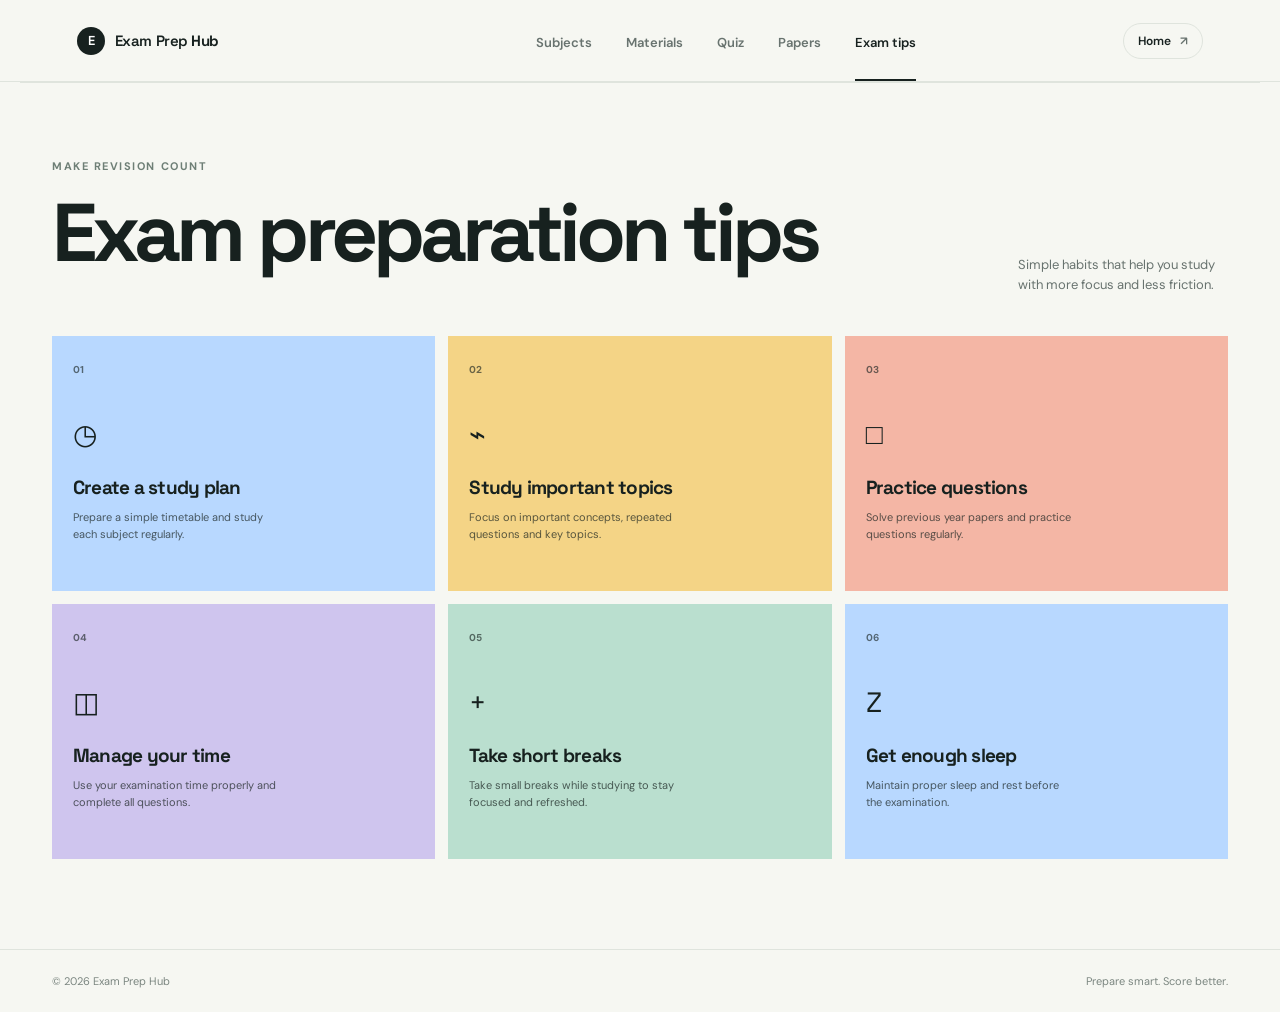
<file: tips.html>
<!DOCTYPE html>
<html lang="en">
<head>
    <meta charset="UTF-8">
    <meta name="viewport" content="width=device-width, initial-scale=1.0">
    <title>Exam Tips - Exam Prep Hub</title>
    <link rel="preconnect" href="https://fonts.googleapis.com">
    <link rel="preconnect" href="https://fonts.gstatic.com" crossorigin>
    <link href="https://fonts.googleapis.com/css2?family=DM+Sans:wght@400;500;600;700&family=Space+Grotesk:wght@500;600;700&display=swap" rel="stylesheet">
    <link rel="stylesheet" href="style.css">
</head>

<body>
    <header class="site-header">
        <a class="brand" href="index.html" aria-label="Exam Prep Hub home">
            <span class="brand-mark">E</span>
            <span>Exam Prep <strong>Hub</strong></span>
        </a>
        <nav class="main-nav" aria-label="Primary navigation">
            <a href="subjects.html">Subjects</a>
            <a href="materials.html">Materials</a>
            <a href="quiz.html">Quiz</a>
            <a href="papers.html">Papers</a>
            <a class="active" href="tips.html">Exam tips</a>
        </nav>
        <a class="profile-button" href="index.html">Home <span>↗</span></a>
    </header>

    <main>
        <section class="section-block" aria-labelledby="tips-title">
            <div class="section-heading">
                <div>
                    <p class="section-kicker">Make revision count</p>
                    <h1 id="tips-title">Exam preparation tips</h1>
                </div>
                <p class="section-intro">Simple habits that help you study with more focus and less friction.</p>
            </div>

            <div class="tips-grid">
                <article class="tip-card card-blue">
                    <span class="card-number">01</span>
                    <span class="tip-icon" aria-hidden="true">◷</span>
                    <h2>Create a study plan</h2>
                    <p>Prepare a simple timetable and study each subject regularly.</p>
                </article>
                <article class="tip-card card-yellow">
                    <span class="card-number">02</span>
                    <span class="tip-icon" aria-hidden="true">⌁</span>
                    <h2>Study important topics</h2>
                    <p>Focus on important concepts, repeated questions and key topics.</p>
                </article>
                <article class="tip-card card-coral">
                    <span class="card-number">03</span>
                    <span class="tip-icon" aria-hidden="true">□</span>
                    <h2>Practice questions</h2>
                    <p>Solve previous year papers and practice questions regularly.</p>
                </article>
                <article class="tip-card card-lilac">
                    <span class="card-number">04</span>
                    <span class="tip-icon" aria-hidden="true">◫</span>
                    <h2>Manage your time</h2>
                    <p>Use your examination time properly and complete all questions.</p>
                </article>
                <article class="tip-card card-mint">
                    <span class="card-number">05</span>
                    <span class="tip-icon" aria-hidden="true">+</span>
                    <h2>Take short breaks</h2>
                    <p>Take small breaks while studying to stay focused and refreshed.</p>
                </article>
                <article class="tip-card card-blue">
                    <span class="card-number">06</span>
                    <span class="tip-icon" aria-hidden="true">Z</span>
                    <h2>Get enough sleep</h2>
                    <p>Maintain proper sleep and rest before the examination.</p>
                </article>
            </div>
        </section>
    </main>

    <footer><span>© 2026 Exam Prep Hub</span><span>Prepare smart. Score better.</span></footer>
</body>
</html>
</file>
<file: style.css>
:root {
	--ink: #17211f;
	--muted: #68736f;
	--paper: #f6f7f2;
	--line: #dfe4dd;
	--blue: #b8d8ff;
	--yellow: #f4d486;
	--coral: #f4b6a5;
	--lilac: #cfc5ee;
	--mint: #badfcf;
}

* { box-sizing: border-box; }
[hidden] { display: none !important; }
html { scroll-behavior: smooth; }
body { margin: 0; color: var(--ink); background: var(--paper); font-family: "DM Sans", sans-serif; }
button, a { font: inherit; }
a { color: inherit; text-decoration: none; }
.site-header { align-items: center; border-bottom: 1px solid var(--line); display: flex; height: 82px; justify-content: space-between; padding: 0 clamp(24px, 6vw, 96px); }
.brand { align-items: center; display: flex; font-family: "Space Grotesk", sans-serif; font-size: 15px; font-weight: 600; gap: 10px; letter-spacing: -.03em; }
.brand strong { font-weight: 700; }
.brand-mark { align-items: center; background: var(--ink); border-radius: 50%; color: #fff; display: inline-flex; font-size: 13px; height: 28px; justify-content: center; width: 28px; }
.main-nav { display: flex; gap: 34px; margin-left: 110px; }
.main-nav a { color: var(--muted); font-size: 13px; font-weight: 600; padding: 32px 0 29px; position: relative; }
.main-nav a.active, .main-nav a:hover { color: var(--ink); }
.main-nav a.active::after { background: var(--ink); bottom: -1px; content: ""; height: 2px; left: 0; position: absolute; width: 100%; }
.profile-button { background: transparent; border: 1px solid var(--line); border-radius: 30px; color: var(--ink); cursor: pointer; font-size: 12px; font-weight: 600; padding: 9px 14px; }
.profile-button span { color: var(--muted); margin-left: 6px; }
main { overflow: hidden; }
.hero { display: flex; justify-content: space-between; margin: 0 auto; max-width: 1240px; min-height: 490px; padding: 112px 32px 90px; position: relative; }
.hero::before { border: 1px solid #e3e7e0; border-radius: 50%; content: ""; height: 500px; position: absolute; right: 8%; top: -154px; width: 500px; z-index: -1; }
.eyebrow, .section-kicker { color: #6e7f76; font-size: 11px; font-weight: 700; letter-spacing: .14em; margin: 0 0 20px; text-transform: uppercase; }
.eyebrow-dot { background: #e7a36e; border-radius: 50%; display: inline-block; height: 7px; margin: 0 8px 1px 0; width: 7px; }
h1, h2, h3, p { margin-top: 0; }
h1, h2 { font-family: "Space Grotesk", sans-serif; letter-spacing: -.06em; }
h1 { font-size: clamp(52px, 6.4vw, 88px); line-height: .98; margin-bottom: 26px; }
h1 em, h2 em { color: #7d9785; font-style: normal; }
.hero-text { color: var(--muted); font-size: 16px; line-height: 1.7; max-width: 390px; }
.hero-actions { align-items: center; display: flex; gap: 26px; margin-top: 38px; }
.button { border: 0; border-radius: 3px; cursor: pointer; display: inline-flex; font-size: 13px; font-weight: 700; gap: 25px; justify-content: space-between; padding: 16px 18px; transition: transform .2s, box-shadow .2s; }
.button:hover { box-shadow: 0 7px 16px #17211f1c; transform: translateY(-2px); }
.button-primary { background: var(--ink); color: #fff; min-width: 170px; }
.button-dark { background: var(--ink); color: #fff; min-width: 195px; }
.text-link { border-bottom: 1px solid #aebbb2; color: var(--muted); font-size: 12px; padding-bottom: 4px; }
.text-link span { color: var(--ink); margin-left: 10px; }
.hero-note { align-self: center; background: #e7f0ec; height: 230px; margin: 10px 7% 0 0; padding: 27px 30px; transform: rotate(4deg); width: 205px; }
.note-top { color: #789082; display: flex; font-size: 9px; font-weight: 700; justify-content: space-between; letter-spacing: .12em; }
.hero-note > p { font-family: "Space Grotesk", sans-serif; font-size: 20px; line-height: 1.15; margin: 40px 0 17px; }
.hero-note strong { color: #65836f; }
.note-line { background: #a4b9ad; display: block; height: 1px; width: 100%; }
.note-caption { color: #75867d; font-family: "DM Sans", sans-serif !important; font-size: 10px !important; line-height: 1.45 !important; margin: 15px 0 0 !important; }
.section-block { border-top: 1px solid var(--line); margin: 0 auto; max-width: 1240px; padding: 76px 32px 90px; }
.section-heading { align-items: end; display: flex; justify-content: space-between; margin-bottom: 37px; }
.section-heading h2, .feature-heading h2 { font-size: clamp(32px, 4vw, 50px); line-height: .98; margin: 0; }
.section-intro { color: var(--muted); font-size: 13px; line-height: 1.55; margin-bottom: 4px; max-width: 210px; }
.subject-grid { display: grid; gap: 13px; grid-template-columns: repeat(5, 1fr); }
.subject-card { border: 0; color: var(--ink); cursor: pointer; font: inherit; min-height: 230px; padding: 21px; position: relative; text-align: left; transition: transform .25s, filter .25s; }
.subject-card:hover { filter: saturate(1.12); transform: translateY(-7px) rotate(-1deg); }
.card-blue { background: var(--blue); }.card-yellow { background: var(--yellow); }.card-coral { background: var(--coral); }.card-lilac { background: var(--lilac); }.card-mint { background: var(--mint); }
.card-number { font-size: 10px; font-weight: 700; opacity: .62; }
.subject-icon { display: block; font-family: "Space Grotesk", sans-serif; font-size: 28px; margin: 37px 0 27px; }
.subject-card strong { display: block; font-family: "Space Grotesk", sans-serif; font-size: 17px; letter-spacing: -.04em; line-height: 1.1; }
.subject-card small { display: block; font-size: 10px; margin-top: 10px; opacity: .65; }
.card-action { background: transparent; border: 0; border-bottom: 1px solid currentColor; color: inherit; cursor: pointer; font-size: 10px; font-weight: 700; margin-top: 22px; padding: 0 0 4px; }
.card-action span { font-size: 14px; margin-left: 8px; }
.guide-page-grid { display: grid; gap: 13px; grid-template-columns: repeat(2, 1fr); margin: 14px auto 0; max-width: 900px; }
.guide-page-grid .guide-card { background: #fff; border: 1px solid var(--line); min-height: 190px; padding: 24px; }
.guide-page-grid .guide-card h2 { font-size: 21px; line-height: 1.1; margin: 0 0 14px; }
.guide-page-grid .guide-card p, .guide-page-grid .guide-card li { color: var(--muted); font-size: 12px; line-height: 1.65; }
.guide-page-grid .guide-card p { margin: 0; }
.guide-page-grid .guide-card ul, .guide-page-grid .guide-card ol { margin: 0; padding-left: 20px; }
.guide-order { background: #e8eee9; font-size: 13px; line-height: 1.7; margin: 0 auto; max-width: 900px; padding: 18px 21px; }
.priority-guide { display: grid; gap: 10px; }
.priority-block { padding: 14px 16px; }
.priority-block strong { display: block; font-family: "Space Grotesk", sans-serif; font-size: 13px; margin-bottom: 7px; }
.priority-block ul { margin: 0; }
.priority-high { background: #f4b6a5; }.priority-medium { background: #f4d486; }.priority-basic { background: #badfcf; }
.time-plan { display: grid; gap: 10px; }
.time-plan > div { border-left: 3px solid #aebbb2; padding: 12px 14px; }
.time-plan strong { color: var(--ink); font-family: "Space Grotesk", sans-serif; font-size: 13px; }
.time-plan p { margin: 6px 0 0 !important; }
.guide-back-button { margin-bottom: 18px; min-width: 175px; }
.guide-back-bottom { display: inline-flex; margin-top: 28px; }
.syllabus-note { color: var(--muted); font-size: 12px; margin: 0 auto 26px; max-width: 900px; }
.chapter-manager { border-top: 1px solid var(--line); margin: 30px auto 28px; max-width: 900px; padding-top: 34px; }
.chapter-manager-heading { align-items: end; display: flex; justify-content: space-between; margin-bottom: 18px; }
.chapter-manager-heading h2 { font-size: clamp(28px, 4vw, 42px); line-height: 1; margin: 0; }
.empty-chapters { background: #e8eee9; color: var(--muted); font-size: 13px; margin: 0; padding: 24px; }
.chapter-list { display: grid; gap: 13px; }
.chapter-card { background: #fff; border: 1px solid var(--line); padding: 24px; }
.chapter-heading { align-items: start; display: flex; justify-content: space-between; }
.chapter-heading h3 { font-family: "Space Grotesk", sans-serif; font-size: 21px; letter-spacing: -.04em; margin: 8px 0 5px; }
.chapter-heading p { color: var(--muted); font-size: 12px; margin: 0; }
.chapter-actions, .topic-actions { display: flex; gap: 12px; }
.chapter-actions button, .topic-actions button { background: transparent; border: 0; border-bottom: 1px solid currentColor; color: var(--muted); cursor: pointer; font-size: 10px; padding: 0 0 3px; }
.chapter-actions button:last-child, .topic-actions button:last-child { color: #a05245; }
.topic-heading { align-items: center; border-bottom: 1px solid var(--line); display: flex; justify-content: space-between; margin-top: 23px; padding-bottom: 10px; }
.topic-heading strong { color: var(--muted); font-size: 10px; letter-spacing: .1em; text-transform: uppercase; }
.topic-heading .card-action { margin-top: 0; }
.topic-list { display: grid; gap: 12px; }
.topic-item { align-items: center; border-bottom: 1px solid var(--line); display: flex; gap: 16px; justify-content: space-between; padding: 13px 0; }
.topic-item strong, .topic-item p { display: block; }
.topic-item strong { font-family: "Space Grotesk", sans-serif; font-size: 14px; }
.topic-item p { color: var(--muted); font-size: 11px; margin: 4px 0 7px; }
.importance { display: inline-block; font-size: 10px; font-weight: 700; padding: 4px 7px; }
.importance-very-important { background: #f4b6a5; }.importance-important { background: #f4d486; }.importance-basic { background: #badfcf; }
.empty-topics { color: var(--muted); font-size: 12px; margin: 14px 0 4px; }
.chapter-checklist { border-top: 1px solid var(--line); display: flex; flex-wrap: wrap; gap: 18px; margin-top: 18px; padding-top: 16px; }
.chapter-checklist strong { color: var(--ink); font-size: 11px; margin-right: 8px; }
.chapter-checklist label { color: var(--muted); font-size: 11px; }
.chapter-checklist input { accent-color: var(--ink); }
.inline-editor { background: #f6f7f2; border-top: 1px solid var(--line); display: grid; gap: 12px; grid-template-columns: 1.3fr .7fr 1.4fr auto; margin: 18px 0; padding: 18px; }
.topic-form { grid-template-columns: 1fr 1.2fr .8fr auto; }
.inline-editor label { color: var(--ink); display: grid; font-size: 10px; font-weight: 700; gap: 7px; }
.inline-editor input, .inline-editor textarea, .inline-editor select { background: #fff; border: 1px solid var(--line); color: var(--ink); font: inherit; font-size: 12px; min-width: 0; padding: 10px; width: 100%; }
.inline-editor textarea { min-height: 42px; resize: vertical; }
.inline-editor-actions { align-items: end; display: flex; gap: 8px; }
.inline-editor-actions .button { padding: 11px 14px; }
.inline-cancel { background: transparent; border: 1px solid var(--line); color: var(--ink); cursor: pointer; }
.quiz-section { padding-bottom: 110px; }
.quiz-card { background: #e8eee9; margin: 0 auto; max-width: 680px; padding: clamp(28px, 6vw, 58px); }
.quiz-card h2 { font-family: "Space Grotesk", sans-serif; font-size: clamp(24px, 4vw, 38px); letter-spacing: -.05em; line-height: 1.08; margin: 18px 0 32px; max-width: 520px; }
.quiz-options { display: grid; gap: 10px; margin-bottom: 30px; }
.quiz-options label { align-items: center; border: 1px solid #c5d1c9; cursor: pointer; display: flex; font-size: 14px; gap: 12px; padding: 14px 16px; transition: background .2s, border-color .2s; }
.quiz-options label:hover { background: #f6f7f2; border-color: #8fa89a; }
.quiz-options input { accent-color: var(--ink); }
.quiz-result { font-size: 13px; font-weight: 700; margin: 20px 0 0; min-height: 18px; }
.quiz-result.is-prompt, .quiz-result.is-wrong { color: #a05245; }
.quiz-result.is-correct { color: #4e8064; }
.tips-grid { display: grid; gap: 13px; grid-template-columns: repeat(3, 1fr); }
.tip-card { min-height: 255px; padding: 21px; transition: transform .25s, filter .25s; }
.tip-card:hover { filter: saturate(1.12); transform: translateY(-7px) rotate(-1deg); }
.tip-icon { display: block; font-family: "Space Grotesk", sans-serif; font-size: 28px; margin: 38px 0 26px; }
.tip-card h2 { font-family: "Space Grotesk", sans-serif; font-size: 19px; letter-spacing: -.04em; line-height: 1.1; margin: 0 0 10px; }
.tip-card p { font-size: 11px; line-height: 1.5; margin: 0; max-width: 210px; opacity: .7; }
.card-arrow { bottom: 21px; font-size: 20px; position: absolute; right: 21px; }
.feature-band { background: #e8eee9; display: grid; gap: 10%; grid-template-columns: 34% 1fr; padding: 92px max(32px, calc((100vw - 1176px) / 2)); }
.feature-heading .section-kicker { color: #789082; }
.feature-list article { align-items: center; border-top: 1px solid #c5d1c9; display: grid; gap: 20px; grid-template-columns: 30px 1fr 22px; padding: 21px 0; }
.feature-list article:last-child { border-bottom: 1px solid #c5d1c9; }
.feature-list article > span, .feature-list article > b { color: #80978b; font-size: 10px; font-weight: 700; }
.feature-list h3 { font-family: "Space Grotesk", sans-serif; font-size: 16px; letter-spacing: -.03em; margin-bottom: 5px; }
.feature-list p { color: #728178; font-size: 11px; margin: 0; }
.feature-list b { font-size: 17px; font-weight: 400; }
.quiz-banner { align-items: center; display: grid; gap: 30px; grid-template-columns: 1.3fr 1fr auto; margin: 0 auto; max-width: 1240px; padding: 78px 32px; }
.quiz-banner h2 { font-size: 38px; margin: 0; }
.quiz-banner > p { color: var(--muted); font-size: 13px; line-height: 1.6; max-width: 190px; }
footer { border-top: 1px solid var(--line); color: #7b8680; display: flex; font-size: 11px; justify-content: space-between; padding: 24px max(32px, calc((100vw - 1176px) / 2)); }
.toast { background: var(--ink); bottom: 24px; color: #fff; font-size: 12px; opacity: 0; padding: 13px 17px; pointer-events: none; position: fixed; right: 24px; transform: translateY(10px); transition: .25s; }
.toast.show { opacity: 1; transform: translateY(0); }
@media (max-width: 800px) { .main-nav { gap: 15px; margin-left: 0; }.main-nav a { font-size: 11px; }.hero { padding-top: 75px; }.hero-note { margin-right: 0; }.subject-grid, .tips-grid { grid-template-columns: repeat(2, 1fr); }.subject-card:last-child { grid-column: span 2; }.feature-band, .quiz-banner { grid-template-columns: 1fr; }.quiz-banner > p { max-width: 280px; } }
@media (max-width: 560px) { .site-header { height: 70px; padding: 0 18px; }.main-nav { display: none; }.profile-button { padding: 8px 11px; }.hero { display: block; min-height: auto; padding: 70px 24px 76px; }.hero-note { margin: 60px 0 0 auto; }.hero::before { right: -250px; top: 45px; }.section-block { padding: 65px 24px 70px; }.section-heading { align-items: start; display: block; }.section-intro { margin-top: 18px; }.subject-grid { grid-template-columns: 1fr 1fr; }.subject-card { min-height: 200px; padding: 16px; }.subject-icon { margin: 28px 0 21px; }.feature-band { padding: 70px 24px; }.quiz-banner { padding: 65px 24px; }.quiz-banner h2 { font-size: 32px; }footer { padding: 22px 24px; } }
@media (max-width: 560px) { .guide-page-grid { grid-template-columns: 1fr; }.guide-page-grid .guide-card { min-height: auto; } }
@media (max-width: 700px) { .chapter-manager-heading, .chapter-heading { align-items: start; display: block; }.chapter-manager-heading .button, .chapter-actions { margin-top: 16px; }.topic-item { align-items: start; display: block; }.topic-actions { margin-top: 10px; }.chapter-checklist { display: grid; gap: 10px; }.inline-editor, .topic-form { grid-template-columns: 1fr; }.inline-editor-actions { align-items: stretch; } }

.home-page .site-header { align-items: stretch; background: #edf2ed; border-bottom: 0; border-right: 1px solid var(--line); flex-direction: column; height: 100vh; justify-content: flex-start; left: 0; padding: 30px 22px; position: fixed; top: 0; width: 252px; z-index: 10; }
.home-page .brand { flex-shrink: 0; margin: 0 8px 48px; }
.home-page .main-nav { display: grid; gap: 5px; margin: 0; }
.home-page .main-nav a { align-items: center; border-left: 3px solid transparent; color: var(--muted); display: flex; gap: 11px; padding: 13px 12px; }
.home-page .main-nav a span { font-size: 16px; line-height: 1; }
.home-page .main-nav a.active, .home-page .main-nav a:hover { background: #e1e9e2; color: var(--ink); }
.home-page .main-nav a.active { border-left-color: var(--ink); }
.home-page .main-nav a.active::after { display: none; }
.home-page .profile-button { align-self: flex-start; margin: auto 8px 0; }
.home-page main, .home-page footer { margin-left: 252px; }
.home-page main { min-height: 100vh; }
.home-page .hero, .home-page .section-block, .home-page .quiz-banner { max-width: 1240px; }

@media (max-width: 760px) {
	.home-page .site-header { align-items: center; border-bottom: 1px solid var(--line); border-right: 0; flex-direction: row; flex-wrap: wrap; height: auto; padding: 16px 20px 14px; position: relative; width: auto; }
	.home-page .brand { margin: 0 auto 15px 0; }
	.home-page .profile-button { margin: 0; }
	.home-page .main-nav { flex-basis: 100%; gap: 4px; grid-template-columns: repeat(3, 1fr); }
	.home-page .main-nav a { font-size: 11px; justify-content: center; padding: 10px 6px; }
	.home-page main, .home-page footer { margin-left: 0; }
}

@media (max-width: 430px) {
	.home-page .site-header { padding: 14px 16px 12px; }
	.home-page .main-nav { grid-template-columns: repeat(2, 1fr); }
	.home-page .main-nav a { justify-content: flex-start; padding-left: 10px; }
}
</file>
